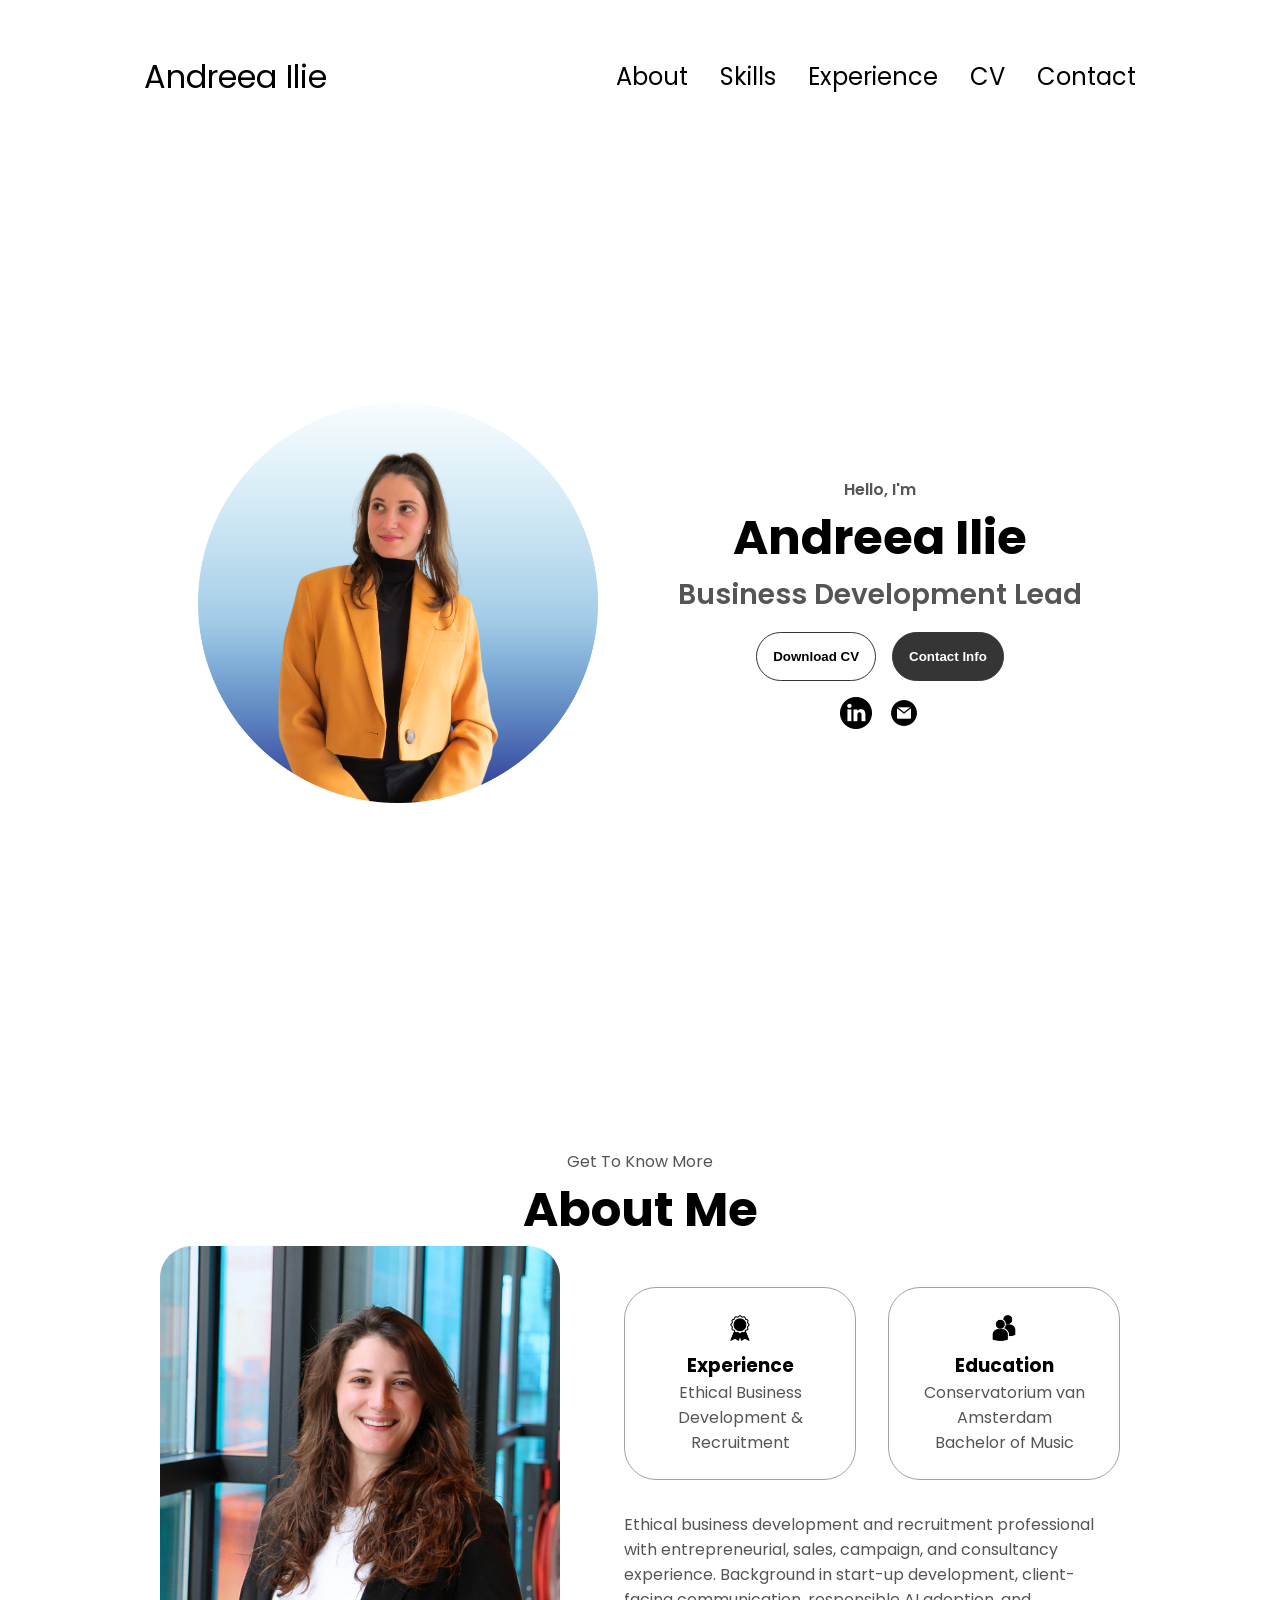
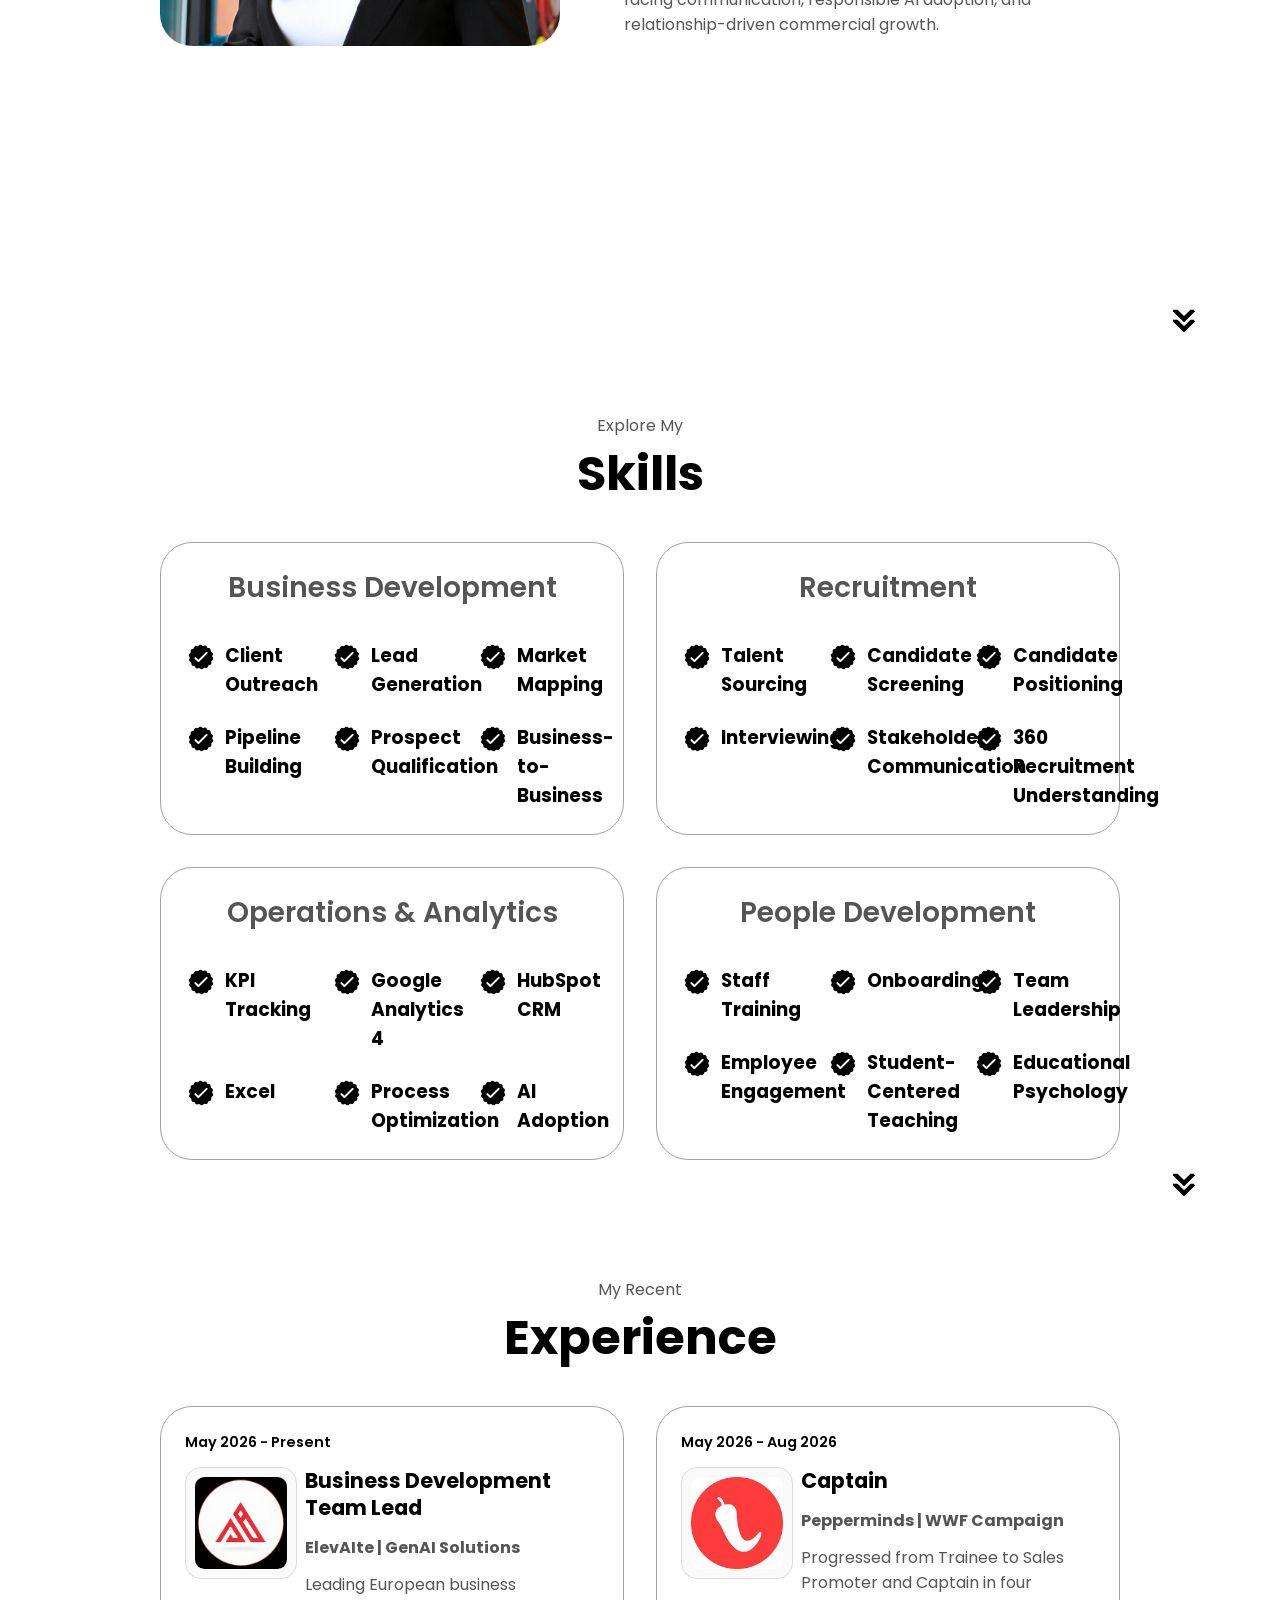
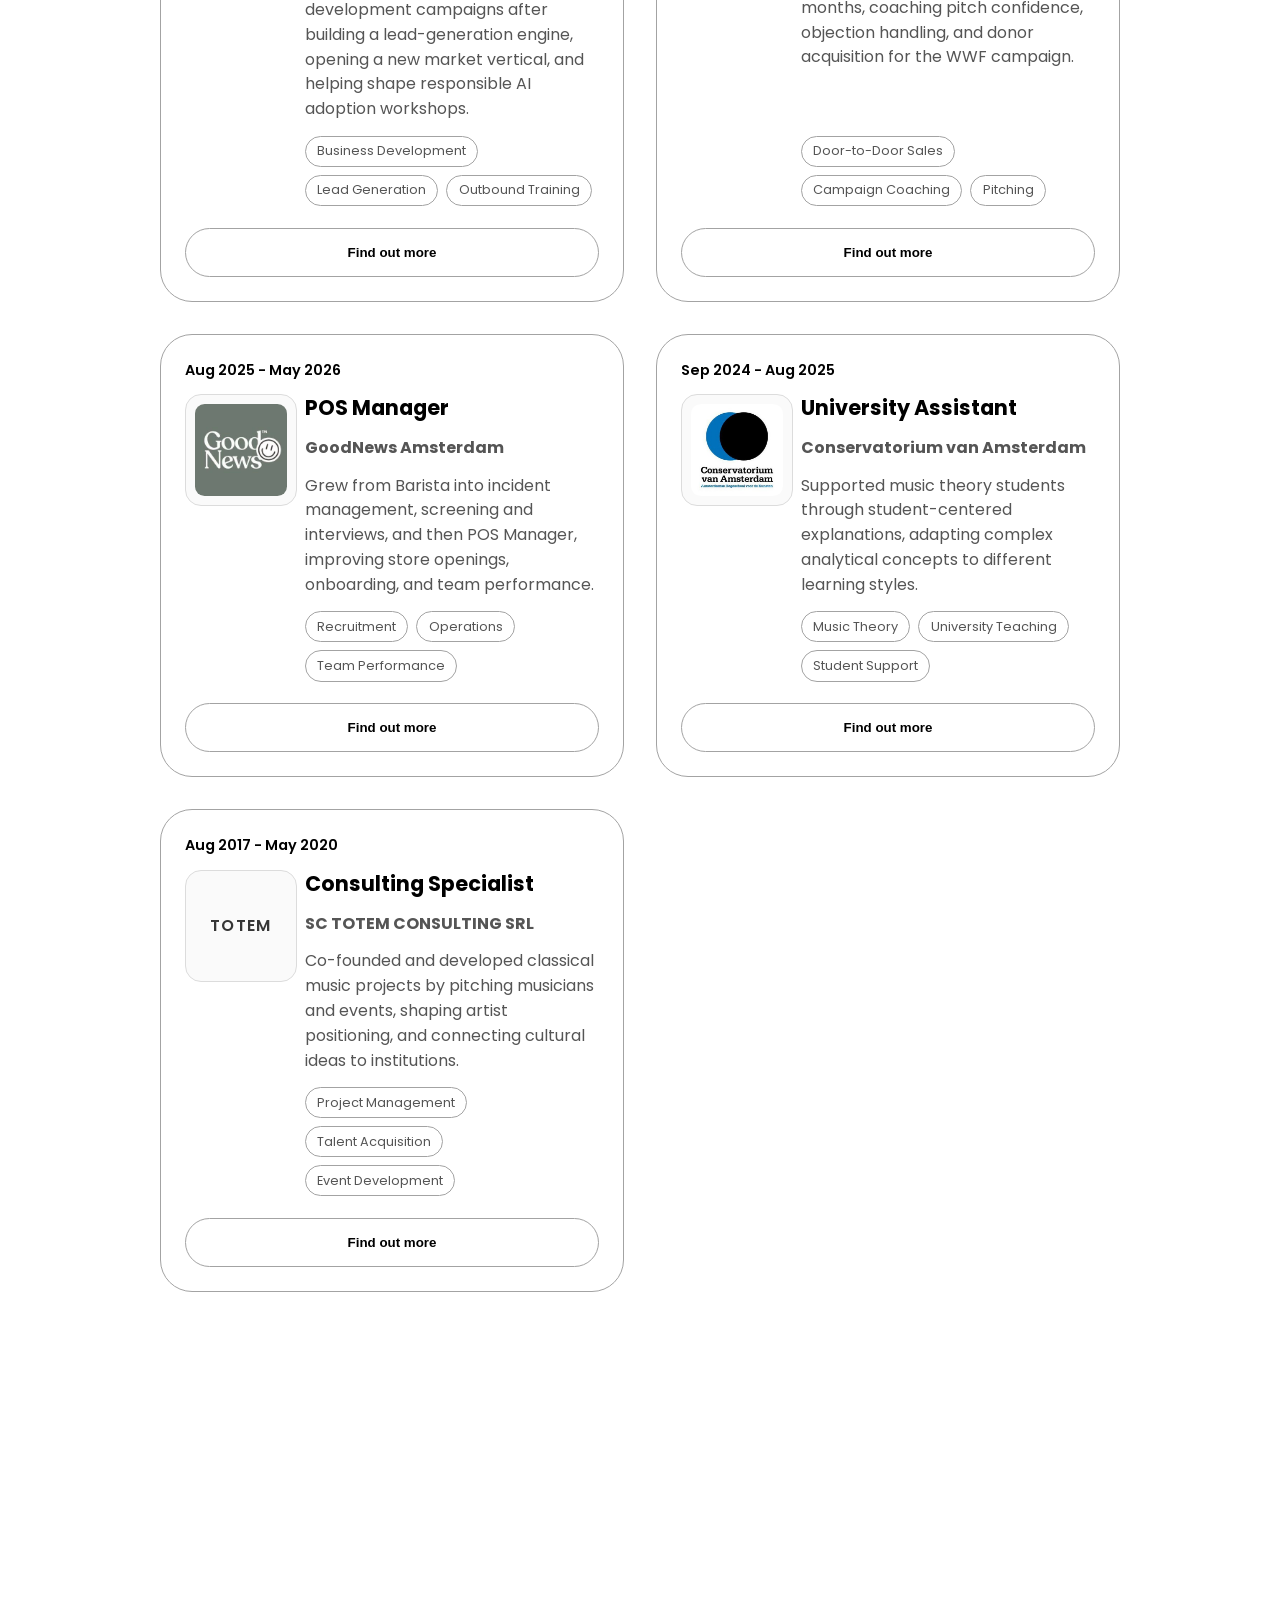
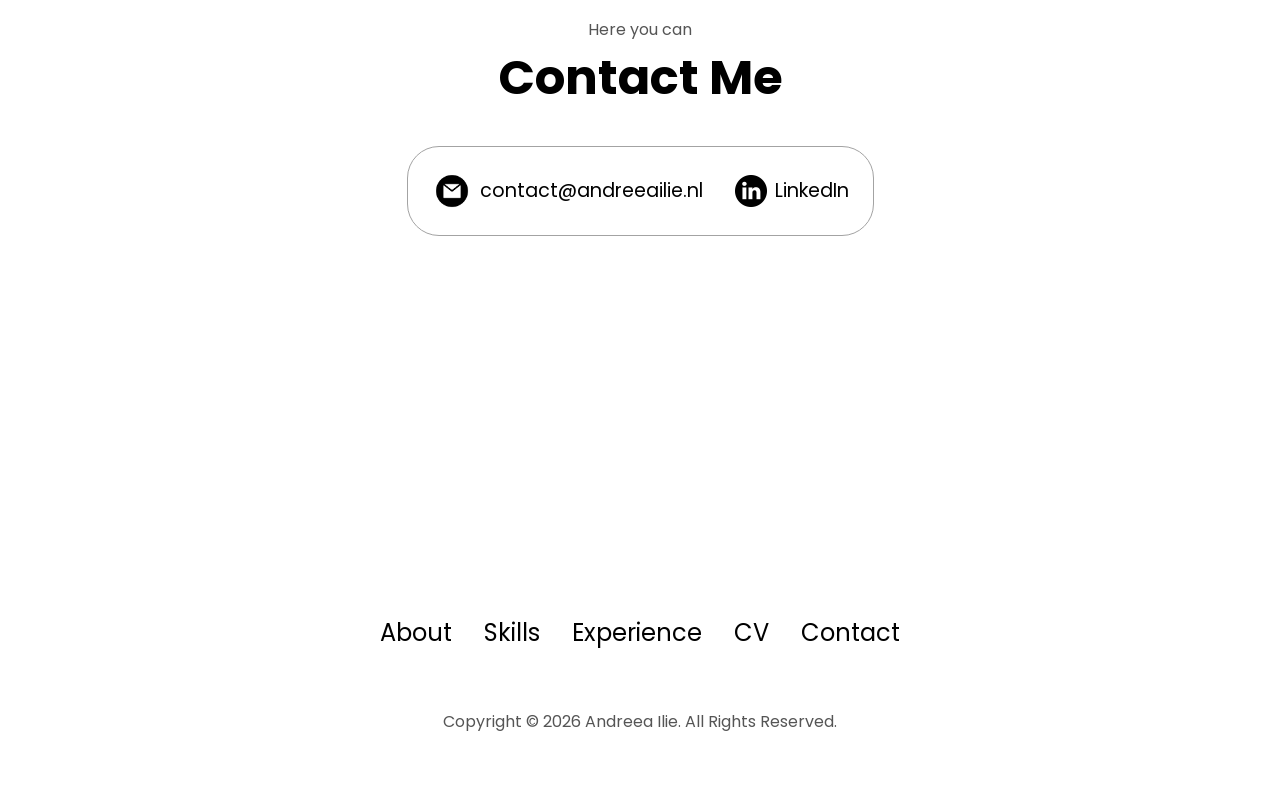
<file: index.html>
<!doctype html>
<html lang="en">
  <head>
    <meta charset="UTF-8" />
    <meta http-equiv="X-UA-Compatible" content="IE=edge" />
    <meta name="viewport" content="width=device-width, initial-scale=1.0" />
    <title>Andreea Ilie | Portfolio</title>
    <link rel="stylesheet" href="style.css?v=20260828-logo-fit" />
    <link rel="stylesheet" href="mediaqueries.css?v=20260828-logo-fit" />
  </head>
  <body>
    <nav id="desktop-nav">
      <div class="logo">Andreea Ilie</div>
      <div>
        <ul class="nav-links">
          <li><a href="#about">About</a></li>
          <li><a href="#skills">Skills</a></li>
          <li><a href="#experience">Experience</a></li>
          <li><a href="./assets/andreea-ilie-resume.pdf">CV</a></li>
          <li><a href="#contact">Contact</a></li>
        </ul>
      </div>
    </nav>
    <nav id="hamburger-nav">
      <div class="logo">Andreea  Ilie</div>
      <div class="hamburger-menu">
        <div class="hamburger-icon" onclick="toggleMenu()">
          <span></span>
          <span></span>
          <span></span>
        </div>
        <div class="menu-links">
          <li><a href="#about" onclick="toggleMenu()">About</a></li>
          <li><a href="#skills" onclick="toggleMenu()">Skills</a></li>
          <li><a href="#experience" onclick="toggleMenu()">Experience</a></li>
          <li>
            <a href="./assets/andreea-ilie-resume.pdf" onclick="toggleMenu()"
              >CV</a
            >
          </li>
          <li><a href="#contact" onclick="toggleMenu()">Contact</a></li>
        </div>
      </div>
    </nav>
    <section id="profile">
      <div class="section__pic-container">
        <img
          src="./assets/profile-pic.png"
          alt="Andreea Ilie profile picture"
        />
      </div>
      <div class="section__text">
        <p class="section__text__p1">Hello, I'm</p>
        <h1 class="title">Andreea Ilie</h1>
        <p class="section__text__p2">
          Business Development Lead
        </p>
        <div class="btn-container">
          <button
            class="btn btn-color-2"
            onclick="window.open('./assets/andreea-ilie-resume.pdf')"
          >
            Download CV
          </button>
          <button
            class="btn btn-color-1"
            onclick="location.href = './#contact'"
          >
            Contact Info
          </button>
        </div>
        <div id="socials-container">
          <img
            src="./assets/linkedin.png"
            alt="My LinkedIn profile"
            class="icon"
            onclick="location.href = 'https://www.linkedin.com/in/andreea-ilie-nl/'"
          />
          <img
            src="./assets/email.png"
            alt="Email me"
            class="icon"
            onclick="location.href = 'mailto:contact@andreeailie.nl'"
          />
        </div>
      </div>
    </section>
    <section id="about">
      <p class="section__text__p1">Get To Know More</p>
      <h1 class="title">About Me</h1>
      <div class="section-container">
        <div class="section__pic-container">
          <img
            src="./assets/about-pic.png"
            alt="Profile picture"
            class="about-pic"
          />
        </div>
        <div class="about-details-container">
          <div class="about-containers">
            <div class="details-container">
              <img
                src="./assets/experience.png"
                alt="Experience icon"
                class="icon"
              />
              <h3>Experience</h3>
              <p>Ethical Business Development & Recruitment</p>
            </div>
            <div class="details-container">
              <img
                src="./assets/education.png"
                alt="Education icon"
                class="icon"
              />
              <h3>Education</h3>
              <p>Conservatorium van Amsterdam<br />Bachelor of Music</p>
            </div>
          </div>
          <div class="text-container">
            <p>
              Ethical business development and recruitment professional with
              entrepreneurial, sales, campaign, and consultancy experience.
              Background in start-up development, client-facing communication,
              responsible AI adoption, and relationship-driven commercial
              growth.
            </p>
          </div>
        </div>
      </div>
      <img
        src="./assets/arrow.png"
        alt="Arrow icon"
        class="icon arrow"
        onclick="location.href = './#skills'"
      />
    </section>
    <section id="skills">
      <p class="section__text__p1">Explore My</p>
      <h1 class="title">Skills</h1>
      <div class="experience-details-container">
        <div class="skill-grid">
          <div class="details-container">
            <h2 class="experience-sub-title">Business Development</h2>
            <div class="article-container">
              <article>
                <img src="./assets/checkmark.png" alt="" class="icon" />
                <h3>Client Outreach</h3>
              </article>
              <article>
                <img src="./assets/checkmark.png" alt="" class="icon" />
                <h3>Lead Generation</h3>
              </article>
              <article>
                <img src="./assets/checkmark.png" alt="" class="icon" />
                <h3>Market Mapping</h3>
              </article>
              <article>
                <img src="./assets/checkmark.png" alt="" class="icon" />
                <h3>Pipeline Building</h3>
              </article>
              <article>
                <img src="./assets/checkmark.png" alt="" class="icon" />
                <h3>Prospect Qualification</h3>
              </article>
              <article>
                <img src="./assets/checkmark.png" alt="" class="icon" />
                <h3>Business-to-Business</h3>
              </article>
            </div>
          </div>
          <div class="details-container">
            <h2 class="experience-sub-title">Recruitment</h2>
            <div class="article-container">
              <article>
                <img src="./assets/checkmark.png" alt="" class="icon" />
                <h3>Talent Sourcing</h3>
              </article>
              <article>
                <img src="./assets/checkmark.png" alt="" class="icon" />
                <h3>Candidate Screening</h3>
              </article>
              <article>
                <img src="./assets/checkmark.png" alt="" class="icon" />
                <h3>Candidate Positioning</h3>
              </article>
              <article>
                <img src="./assets/checkmark.png" alt="" class="icon" />
                <h3>Interviewing</h3>
              </article>
              <article>
                <img src="./assets/checkmark.png" alt="" class="icon" />
                <h3>Stakeholder Communication</h3>
              </article>
              <article>
                <img src="./assets/checkmark.png" alt="" class="icon" />
                <h3>360 Recruitment Understanding</h3>
              </article>
            </div>
          </div>
          <div class="details-container">
            <h2 class="experience-sub-title">Operations & Analytics</h2>
            <div class="article-container">
              <article>
                <img src="./assets/checkmark.png" alt="" class="icon" />
                <h3>KPI Tracking</h3>
              </article>
              <article>
                <img src="./assets/checkmark.png" alt="" class="icon" />
                <h3>Google Analytics 4</h3>
              </article>
              <article>
                <img src="./assets/checkmark.png" alt="" class="icon" />
                <h3>HubSpot CRM</h3>
              </article>
              <article>
                <img src="./assets/checkmark.png" alt="" class="icon" />
                <h3>Excel</h3>
              </article>
              <article>
                <img src="./assets/checkmark.png" alt="" class="icon" />
                <h3>Process Optimization</h3>
              </article>
              <article>
                <img src="./assets/checkmark.png" alt="" class="icon" />
                <h3>AI Adoption</h3>
              </article>
            </div>
          </div>
          <div class="details-container">
            <h2 class="experience-sub-title">People Development</h2>
            <div class="article-container">
              <article>
                <img src="./assets/checkmark.png" alt="" class="icon" />
                <h3>Staff Training</h3>
              </article>
              <article>
                <img src="./assets/checkmark.png" alt="" class="icon" />
                <h3>Onboarding</h3>
              </article>
              <article>
                <img src="./assets/checkmark.png" alt="" class="icon" />
                <h3>Team Leadership</h3>
              </article>
              <article>
                <img src="./assets/checkmark.png" alt="" class="icon" />
                <h3>Employee Engagement</h3>
              </article>
              <article>
                <img src="./assets/checkmark.png" alt="" class="icon" />
                <h3>Student-Centered Teaching</h3>
              </article>
              <article>
                <img src="./assets/checkmark.png" alt="" class="icon" />
                <h3>Educational Psychology</h3>
              </article>
            </div>
          </div>
        </div>
      </div>
      <img
        src="./assets/arrow.png"
        alt="Arrow icon"
        class="icon arrow"
        onclick="location.href='./#experience'"
      />
    </section>
    <section id="experience">
      <p class="section__text__p1">My Recent</p>
      <h1 class="title">Experience</h1>
      <div class="experience-details-container">
        <div class="experience-grid">
          <article class="details-container role-card">
            <p class="role-date">May 2026 - Present</p>
            <div class="role-logo-wrap">
              <img
                src="./assets/experience/elevaite-logo.jpg"
                alt="ElevAIte logo"
                class="role-logo"
              />
            </div>
            <h2>Business Development Team Lead</h2>
            <h3>ElevAIte | GenAI Solutions</h3>
            <p>
              Leading European business development campaigns after building a
              lead-generation engine, opening a new market vertical, and
              helping shape responsible AI adoption workshops.
            </p>
            <div class="tag-list">
              <span>Business Development</span>
              <span>Lead Generation</span>
              <span>Outbound Training</span>
            </div>
            <button
              class="btn btn-color-2 project-btn"
              onclick="location.href='experience-elevaite.html'"
            >
              Find out more
            </button>
          </article>
          <article class="details-container role-card">
            <p class="role-date">May 2026 - Aug 2026</p>
            <div class="role-logo-wrap">
              <img
                src="./assets/experience/pepperminds-logo.jpg"
                alt="Pepperminds logo"
                class="role-logo"
              />
            </div>
            <h2>Captain</h2>
            <h3>Pepperminds | WWF Campaign</h3>
            <p>
              Progressed from Trainee to Sales Promoter and Captain in four
              months, coaching pitch confidence, objection handling, and donor
              acquisition for the WWF campaign.
            </p>
            <div class="tag-list">
              <span>Door-to-Door Sales</span>
              <span>Campaign Coaching</span>
              <span>Pitching</span>
            </div>
            <button
              class="btn btn-color-2 project-btn"
              onclick="location.href='experience-pepperminds.html'"
            >
              Find out more
            </button>
          </article>
          <article class="details-container role-card">
            <p class="role-date">Aug 2025 - May 2026</p>
            <div class="role-logo-wrap">
              <img
                src="./assets/experience/goodnews-logo.jpg"
                alt="GoodNews Amsterdam logo"
                class="role-logo"
              />
            </div>
            <h2>POS Manager</h2>
            <h3>GoodNews Amsterdam</h3>
            <p>
              Grew from Barista into incident management, screening and
              interviews, and then POS Manager, improving store openings,
              onboarding, and team performance.
            </p>
            <div class="tag-list">
              <span>Recruitment</span>
              <span>Operations</span>
              <span>Team Performance</span>
            </div>
            <button
              class="btn btn-color-2 project-btn"
              onclick="location.href='experience-goodnews.html'"
            >
              Find out more
            </button>
          </article>
          <article class="details-container role-card">
            <p class="role-date">Sep 2024 - Aug 2025</p>
            <div class="role-logo-wrap">
              <img
                src="./assets/experience/conservatorium-logo.jpg"
                alt="Conservatorium van Amsterdam logo"
                class="role-logo"
              />
            </div>
            <h2>University Assistant</h2>
            <h3>Conservatorium van Amsterdam</h3>
            <p>
              Supported music theory students through student-centered
              explanations, adapting complex analytical concepts to different
              learning styles.
            </p>
            <div class="tag-list">
              <span>Music Theory</span>
              <span>University Teaching</span>
              <span>Student Support</span>
            </div>
            <button
              class="btn btn-color-2 project-btn"
              onclick="location.href='experience-conservatorium.html'"
            >
              Find out more
            </button>
          </article>
          <article class="details-container role-card">
            <p class="role-date">Aug 2017 - May 2020</p>
            <div class="role-logo-wrap role-logo-text" aria-label="Totem Consulting logo">
              TOTEM
            </div>
            <h2>Consulting Specialist</h2>
            <h3>SC TOTEM CONSULTING SRL</h3>
            <p>
              Co-founded and developed classical music projects by pitching
              musicians and events, shaping artist positioning, and connecting
              cultural ideas to institutions.
            </p>
            <div class="tag-list">
              <span>Project Management</span>
              <span>Talent Acquisition</span>
              <span>Event Development</span>
            </div>
            <button
              class="btn btn-color-2 project-btn"
              onclick="location.href='experience-totem.html'"
            >
              Find out more
            </button>
          </article>
        </div>
      </div>
    </section>
    <section id="contact">
      <p class="section__text__p1">Here you can</p>
      <h1 class="title">Contact Me</h1>
      <div class="contact-info-upper-container">
        <div class="contact-info-container">
          <img
            src="./assets/email.png"
            alt="Email icon"
            class="icon contact-icon email-icon"
          />
          <p><a href="mailto:contact@andreeailie.nl">contact@andreeailie.nl</a></p>
        </div>
        <div class="contact-info-container">
          <img
            src="./assets/linkedin.png"
            alt="LinkedIn icon"
            class="icon contact-icon"
          />
          <p><a href="https://www.linkedin.com/in/andreea-ilie-nl/">LinkedIn</a></p>
        </div>
      </div>
    </section>
    <footer>
      <nav>
        <div class="nav-links-container">
          <ul class="nav-links">
            <li><a href="#about">About</a></li>
            <li><a href="#skills">Skills</a></li>
            <li><a href="#experience">Experience</a></li>
            <li><a href="./assets/andreea-ilie-resume.pdf">CV</a></li>
            <li><a href="#contact">Contact</a></li>
          </ul>
        </div>
      </nav>
      <p>Copyright &#169; 2026 Andreea Ilie. All Rights Reserved.</p>
    </footer>
    <script src="script.js"></script>
  </body>
</html>
</file>
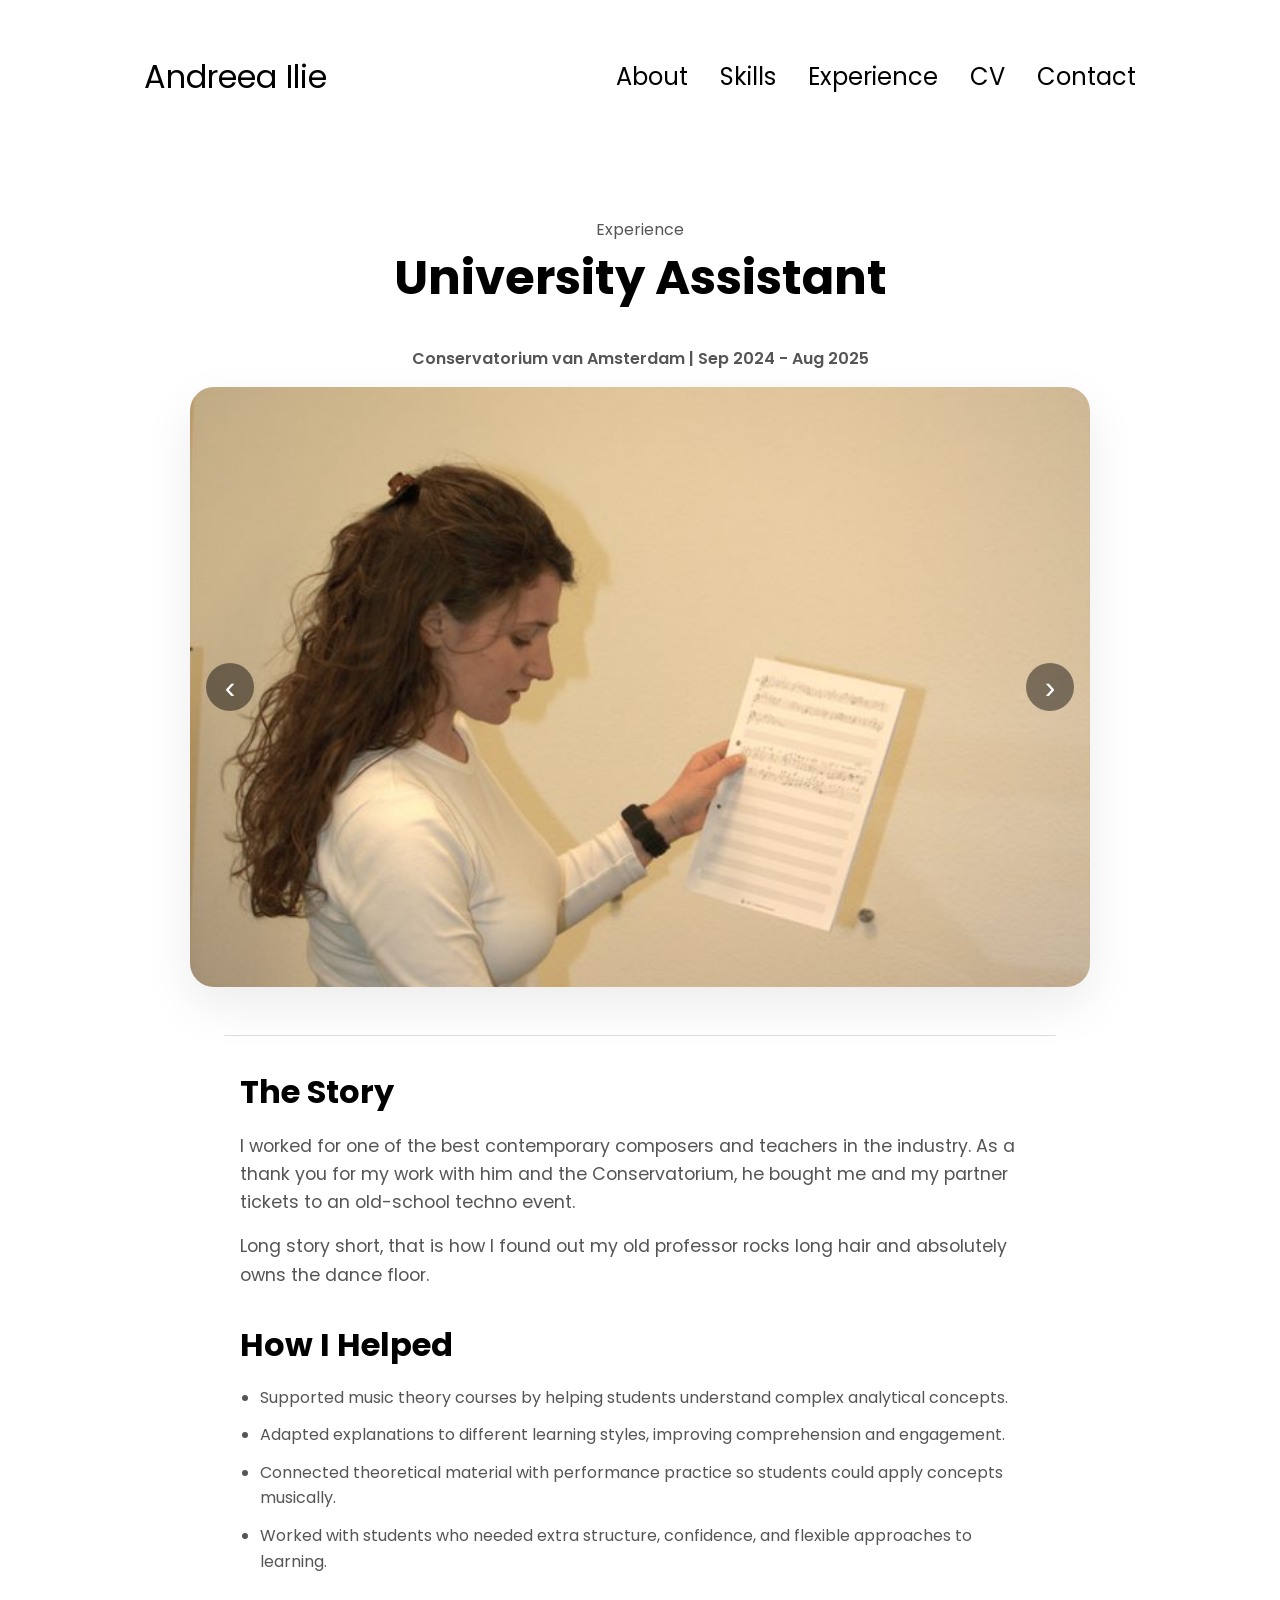
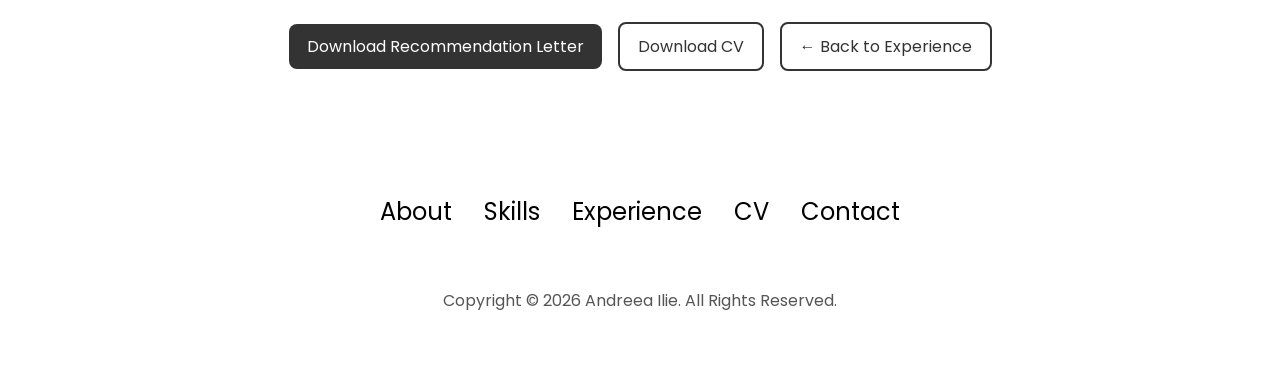
<file: experience-conservatorium.html>
<!doctype html>
<html lang="en">
  <head>
    <meta charset="UTF-8" />
    <meta http-equiv="X-UA-Compatible" content="IE=edge" />
    <meta name="viewport" content="width=device-width, initial-scale=1.0" />
    <title>Conservatorium van Amsterdam Experience | Andreea Ilie</title>
    <link rel="stylesheet" href="style.css" />
    <link rel="stylesheet" href="mediaqueries.css" />
    <script src="script.js" defer></script>
  </head>
  <body>
    <nav id="desktop-nav">
      <div class="logo">Andreea Ilie</div>
      <div>
        <ul class="nav-links">
          <li><a href="index.html#about">About</a></li>
          <li><a href="index.html#skills">Skills</a></li>
          <li><a href="index.html#experience">Experience</a></li>
          <li><a href="assets/andreea-ilie-resume.pdf">CV</a></li>
          <li><a href="index.html#contact">Contact</a></li>
        </ul>
      </div>
    </nav>
    <nav id="hamburger-nav">
      <div class="logo">Andreea Ilie</div>
      <div class="hamburger-menu">
        <div class="hamburger-icon" onclick="toggleMenu()">
          <span></span>
          <span></span>
          <span></span>
        </div>
        <div class="menu-links">
          <li><a href="index.html#about" onclick="toggleMenu()">About</a></li>
          <li><a href="index.html#skills" onclick="toggleMenu()">Skills</a></li>
          <li><a href="index.html#experience" onclick="toggleMenu()">Experience</a></li>
          <li><a href="assets/andreea-ilie-resume.pdf" onclick="toggleMenu()">CV</a></li>
          <li><a href="index.html#contact" onclick="toggleMenu()">Contact</a></li>
        </div>
      </div>
    </nav>
    <section class="project-page">
      <p class="section__text__p1">Experience</p>
      <h1 class="title">University Assistant</h1>
      <p class="role-meta">Conservatorium van Amsterdam | Sep 2024 - Aug 2025</p>
      <div class="carousel" data-autoplay="true" data-interval="4500">
        <div class="carousel-track">
          <img class="carousel-slide" src="assets/experience/conservatorium-1.jpg" alt="Conservatorium van Amsterdam teaching photo" />
          <img class="carousel-slide" src="assets/experience/conservatorium-2.jpg" alt="Music theory classroom photo" />
          <img class="carousel-slide" src="assets/experience/conservatorium-3.jpg" alt="Conservatorium workshop photo" />
          <img class="carousel-slide" src="assets/experience/conservatorium-4.jpg" alt="Student support teaching photo" />
        </div>
        <button class="carousel-btn prev" type="button" aria-label="Previous photo">&#8249;</button>
        <button class="carousel-btn next" type="button" aria-label="Next photo">&#8250;</button>
      </div>
      <div class="experience-description">
        <h2>The Story</h2>
        <p>
          I worked for one of the best contemporary composers and teachers in
          the industry. As a thank you for my work with him and the
          Conservatorium, he bought me and my partner tickets to an old-school
          techno event.
        </p>
        <p>
          Long story short, that is how I found out my old professor rocks long
          hair and absolutely owns the dance floor.
        </p>
        <h2>How I Helped</h2>
        <ul>
          <li>Supported music theory courses by helping students understand complex analytical concepts.</li>
          <li>Adapted explanations to different learning styles, improving comprehension and engagement.</li>
          <li>Connected theoretical material with performance practice so students could apply concepts musically.</li>
          <li>Worked with students who needed extra structure, confidence, and flexible approaches to learning.</li>
        </ul>
      </div>
      <div class="button-row">
        <a href="assets/recommendations/conservatorium-recommendation-letter.pdf" class="download-btn" download>Download Recommendation Letter</a>
        <a href="assets/andreea-ilie-resume.pdf" class="download-btn secondary-download" download>Download CV</a>
        <a href="index.html#experience" class="back-btn">&larr; Back to Experience</a>
      </div>
    </section>
    <footer>
      <nav>
        <div class="nav-links-container">
          <ul class="nav-links">
            <li><a href="index.html#about">About</a></li>
            <li><a href="index.html#skills">Skills</a></li>
            <li><a href="index.html#experience">Experience</a></li>
            <li><a href="assets/andreea-ilie-resume.pdf">CV</a></li>
            <li><a href="index.html#contact">Contact</a></li>
          </ul>
        </div>
      </nav>
      <p>Copyright &#169; 2026 Andreea Ilie. All Rights Reserved.</p>
    </footer>
  </body>
</html>
</file>
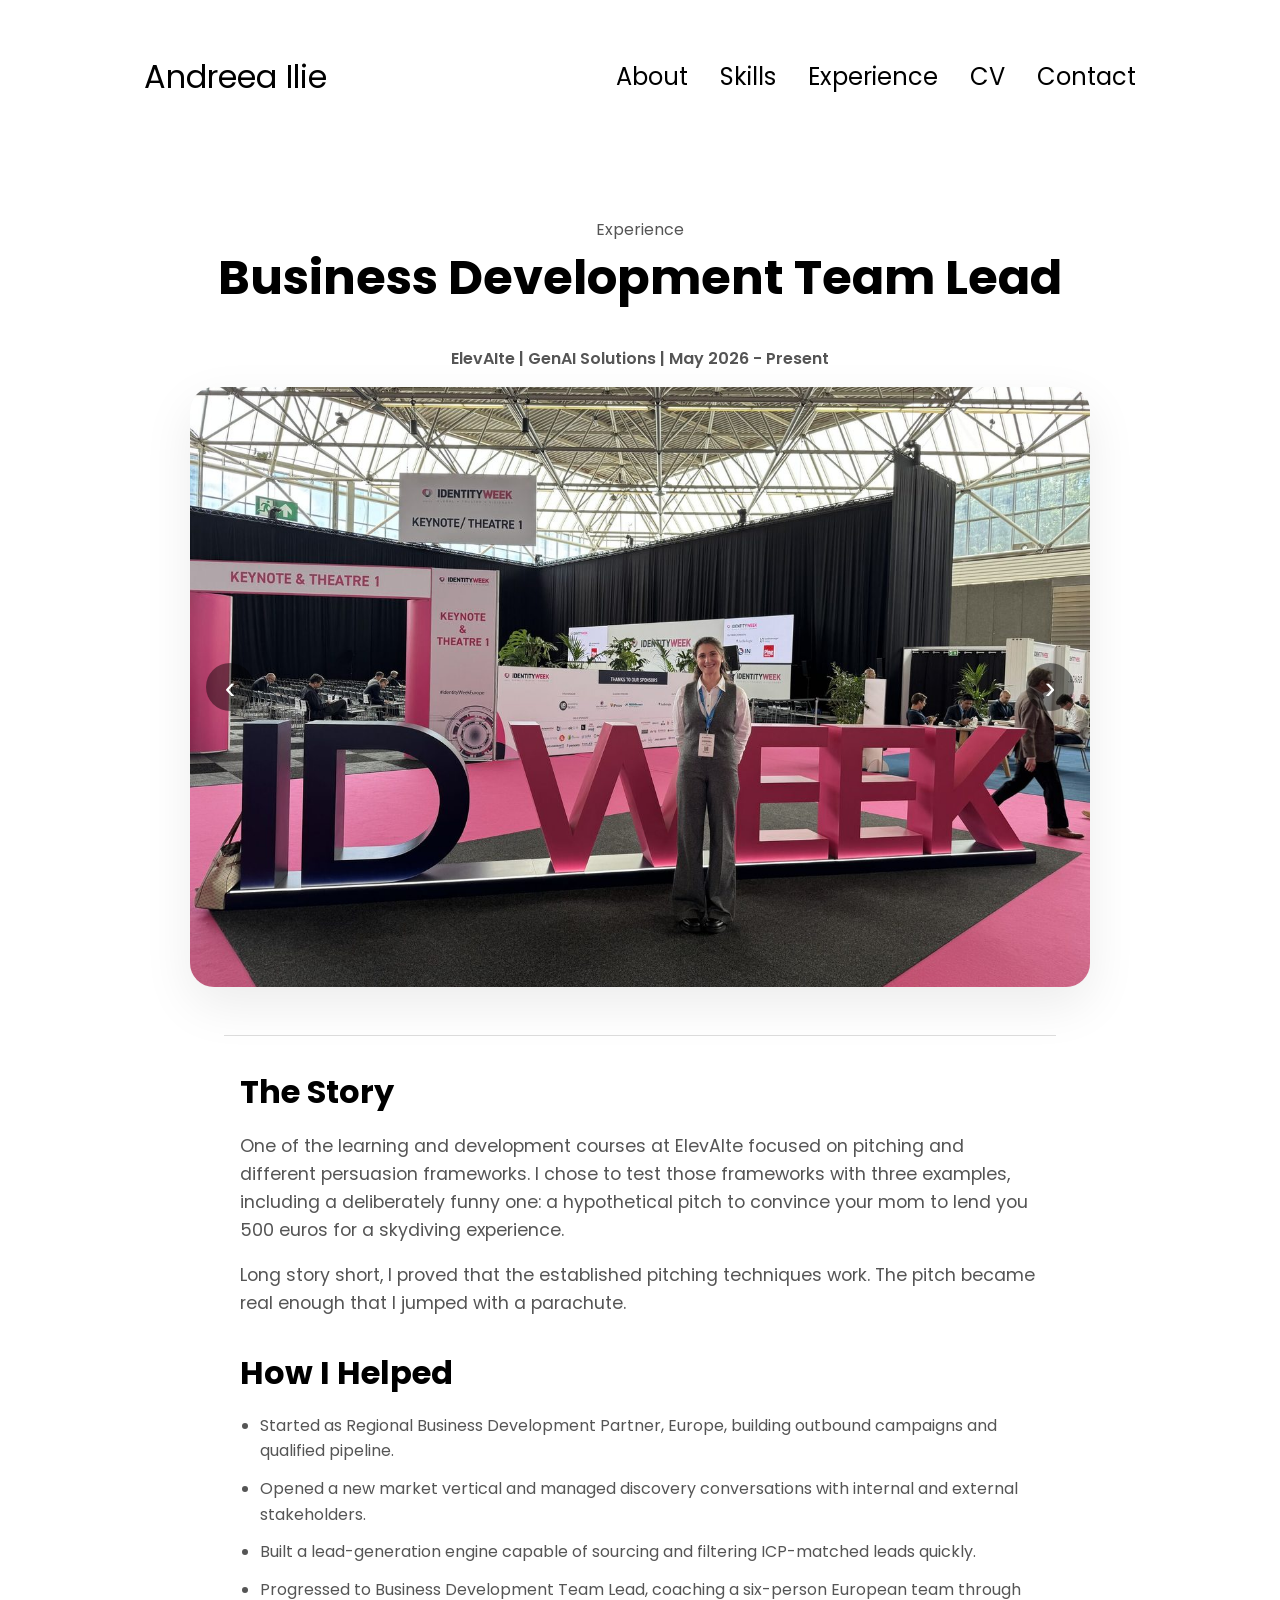
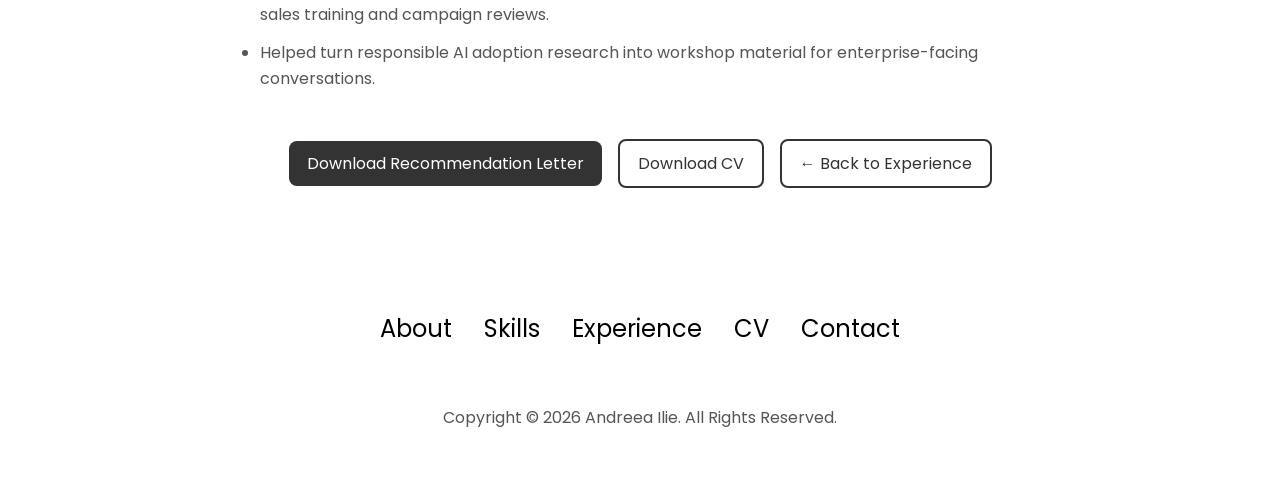
<file: experience-elevaite.html>
<!doctype html>
<html lang="en">
  <head>
    <meta charset="UTF-8" />
    <meta http-equiv="X-UA-Compatible" content="IE=edge" />
    <meta name="viewport" content="width=device-width, initial-scale=1.0" />
    <title>ElevAIte Experience | Andreea Ilie</title>
    <link rel="stylesheet" href="style.css" />
    <link rel="stylesheet" href="mediaqueries.css" />
    <script src="script.js" defer></script>
  </head>
  <body>
    <nav id="desktop-nav">
      <div class="logo">Andreea Ilie</div>
      <div>
        <ul class="nav-links">
          <li><a href="index.html#about">About</a></li>
          <li><a href="index.html#skills">Skills</a></li>
          <li><a href="index.html#experience">Experience</a></li>
          <li><a href="assets/andreea-ilie-resume.pdf">CV</a></li>
          <li><a href="index.html#contact">Contact</a></li>
        </ul>
      </div>
    </nav>
    <nav id="hamburger-nav">
      <div class="logo">Andreea Ilie</div>
      <div class="hamburger-menu">
        <div class="hamburger-icon" onclick="toggleMenu()">
          <span></span>
          <span></span>
          <span></span>
        </div>
        <div class="menu-links">
          <li><a href="index.html#about" onclick="toggleMenu()">About</a></li>
          <li><a href="index.html#skills" onclick="toggleMenu()">Skills</a></li>
          <li><a href="index.html#experience" onclick="toggleMenu()">Experience</a></li>
          <li><a href="assets/andreea-ilie-resume.pdf" onclick="toggleMenu()">CV</a></li>
          <li><a href="index.html#contact" onclick="toggleMenu()">Contact</a></li>
        </div>
      </div>
    </nav>
    <section class="project-page">
      <p class="section__text__p1">Experience</p>
      <h1 class="title">Business Development Team Lead</h1>
      <p class="role-meta">ElevAIte | GenAI Solutions | May 2026 - Present</p>
      <div class="carousel" data-autoplay="true" data-interval="4500">
        <div class="carousel-track">
          <img class="carousel-slide" src="assets/experience/elevaite-1.jpg" alt="ElevAIte learning session" />
          <img class="carousel-slide" src="assets/experience/elevaite-2.jpg" alt="ElevAIte business development photo" />
          <img class="carousel-slide" src="assets/experience/elevaite-3.jpg" alt="ElevAIte workshop material" />
        </div>
        <button class="carousel-btn prev" type="button" aria-label="Previous photo">&#8249;</button>
        <button class="carousel-btn next" type="button" aria-label="Next photo">&#8250;</button>
      </div>
      <div class="experience-description">
        <h2>The Story</h2>
        <p>
          One of the learning and development courses at ElevAIte focused on
          pitching and different persuasion frameworks. I chose to test those
          frameworks with three examples, including a deliberately funny one: a
          hypothetical pitch to convince your mom to lend you 500 euros for a
          skydiving experience.
        </p>
        <p>
          Long story short, I proved that the established pitching techniques
          work. The pitch became real enough that I jumped with a parachute.
        </p>
        <h2>How I Helped</h2>
        <ul>
          <li>Started as Regional Business Development Partner, Europe, building outbound campaigns and qualified pipeline.</li>
          <li>Opened a new market vertical and managed discovery conversations with internal and external stakeholders.</li>
          <li>Built a lead-generation engine capable of sourcing and filtering ICP-matched leads quickly.</li>
          <li>Progressed to Business Development Team Lead, coaching a six-person European team through sales training and campaign reviews.</li>
          <li>Helped turn responsible AI adoption research into workshop material for enterprise-facing conversations.</li>
        </ul>
      </div>
      <div class="button-row">
        <a href="assets/recommendations/elevaite-recommendation-letter.pdf" class="download-btn" download>Download Recommendation Letter</a>
        <a href="assets/andreea-ilie-resume.pdf" class="download-btn secondary-download" download>Download CV</a>
        <a href="index.html#experience" class="back-btn">&larr; Back to Experience</a>
      </div>
    </section>
    <footer>
      <nav>
        <div class="nav-links-container">
          <ul class="nav-links">
            <li><a href="index.html#about">About</a></li>
            <li><a href="index.html#skills">Skills</a></li>
            <li><a href="index.html#experience">Experience</a></li>
            <li><a href="assets/andreea-ilie-resume.pdf">CV</a></li>
            <li><a href="index.html#contact">Contact</a></li>
          </ul>
        </div>
      </nav>
      <p>Copyright &#169; 2026 Andreea Ilie. All Rights Reserved.</p>
    </footer>
  </body>
</html>
</file>
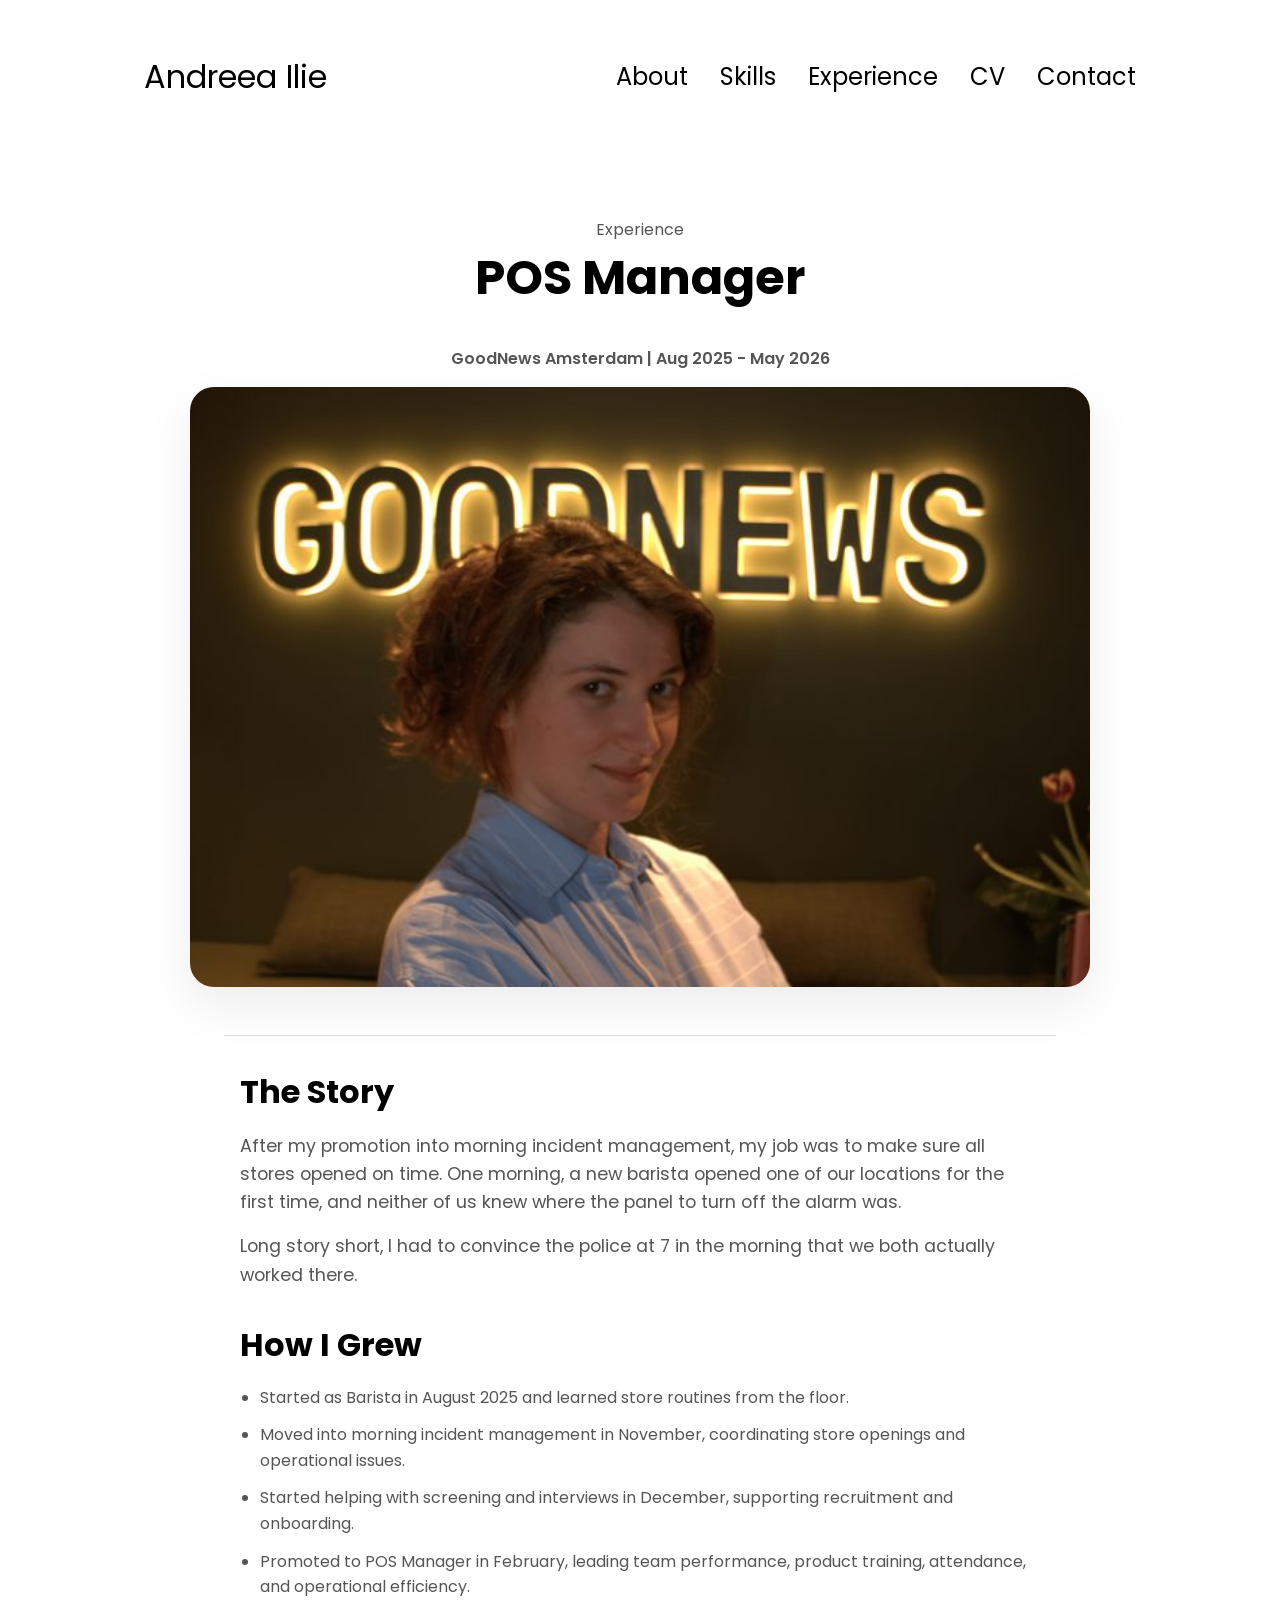
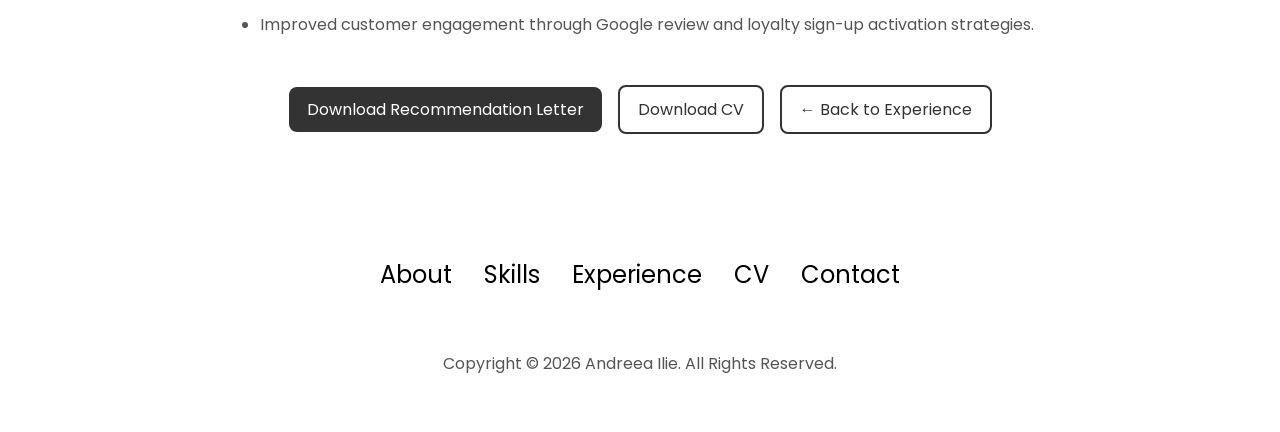
<file: experience-goodnews.html>
<!doctype html>
<html lang="en">
  <head>
    <meta charset="UTF-8" />
    <meta http-equiv="X-UA-Compatible" content="IE=edge" />
    <meta name="viewport" content="width=device-width, initial-scale=1.0" />
    <title>GoodNews Amsterdam Experience | Andreea Ilie</title>
    <link rel="stylesheet" href="style.css" />
    <link rel="stylesheet" href="mediaqueries.css" />
    <script src="script.js" defer></script>
  </head>
  <body>
    <nav id="desktop-nav">
      <div class="logo">Andreea Ilie</div>
      <div>
        <ul class="nav-links">
          <li><a href="index.html#about">About</a></li>
          <li><a href="index.html#skills">Skills</a></li>
          <li><a href="index.html#experience">Experience</a></li>
          <li><a href="assets/andreea-ilie-resume.pdf">CV</a></li>
          <li><a href="index.html#contact">Contact</a></li>
        </ul>
      </div>
    </nav>
    <nav id="hamburger-nav">
      <div class="logo">Andreea Ilie</div>
      <div class="hamburger-menu">
        <div class="hamburger-icon" onclick="toggleMenu()">
          <span></span>
          <span></span>
          <span></span>
        </div>
        <div class="menu-links">
          <li><a href="index.html#about" onclick="toggleMenu()">About</a></li>
          <li><a href="index.html#skills" onclick="toggleMenu()">Skills</a></li>
          <li><a href="index.html#experience" onclick="toggleMenu()">Experience</a></li>
          <li><a href="assets/andreea-ilie-resume.pdf" onclick="toggleMenu()">CV</a></li>
          <li><a href="index.html#contact" onclick="toggleMenu()">Contact</a></li>
        </div>
      </div>
    </nav>
    <section class="project-page">
      <p class="section__text__p1">Experience</p>
      <h1 class="title">POS Manager</h1>
      <p class="role-meta">GoodNews Amsterdam | Aug 2025 - May 2026</p>
      <div class="carousel" data-autoplay="true" data-interval="4500">
        <div class="carousel-track">
          <img class="carousel-slide" src="assets/experience/goodnews-1.jpg" alt="GoodNews Amsterdam experience photo" />
        </div>
        <button class="carousel-btn prev" type="button" aria-label="Previous photo">&#8249;</button>
        <button class="carousel-btn next" type="button" aria-label="Next photo">&#8250;</button>
      </div>
      <div class="experience-description">
        <h2>The Story</h2>
        <p>
          After my promotion into morning incident management, my job was to
          make sure all stores opened on time. One morning, a new barista opened
          one of our locations for the first time, and neither of us knew where
          the panel to turn off the alarm was.
        </p>
        <p>
          Long story short, I had to convince the police at 7 in the morning
          that we both actually worked there.
        </p>
        <h2>How I Grew</h2>
        <ul>
          <li>Started as Barista in August 2025 and learned store routines from the floor.</li>
          <li>Moved into morning incident management in November, coordinating store openings and operational issues.</li>
          <li>Started helping with screening and interviews in December, supporting recruitment and onboarding.</li>
          <li>Promoted to POS Manager in February, leading team performance, product training, attendance, and operational efficiency.</li>
          <li>Improved customer engagement through Google review and loyalty sign-up activation strategies.</li>
        </ul>
      </div>
      <div class="button-row">
        <a href="assets/recommendations/goodnews-recommendation-letter.pdf" class="download-btn" download>Download Recommendation Letter</a>
        <a href="assets/andreea-ilie-resume.pdf" class="download-btn secondary-download" download>Download CV</a>
        <a href="index.html#experience" class="back-btn">&larr; Back to Experience</a>
      </div>
    </section>
    <footer>
      <nav>
        <div class="nav-links-container">
          <ul class="nav-links">
            <li><a href="index.html#about">About</a></li>
            <li><a href="index.html#skills">Skills</a></li>
            <li><a href="index.html#experience">Experience</a></li>
            <li><a href="assets/andreea-ilie-resume.pdf">CV</a></li>
            <li><a href="index.html#contact">Contact</a></li>
          </ul>
        </div>
      </nav>
      <p>Copyright &#169; 2026 Andreea Ilie. All Rights Reserved.</p>
    </footer>
  </body>
</html>
</file>
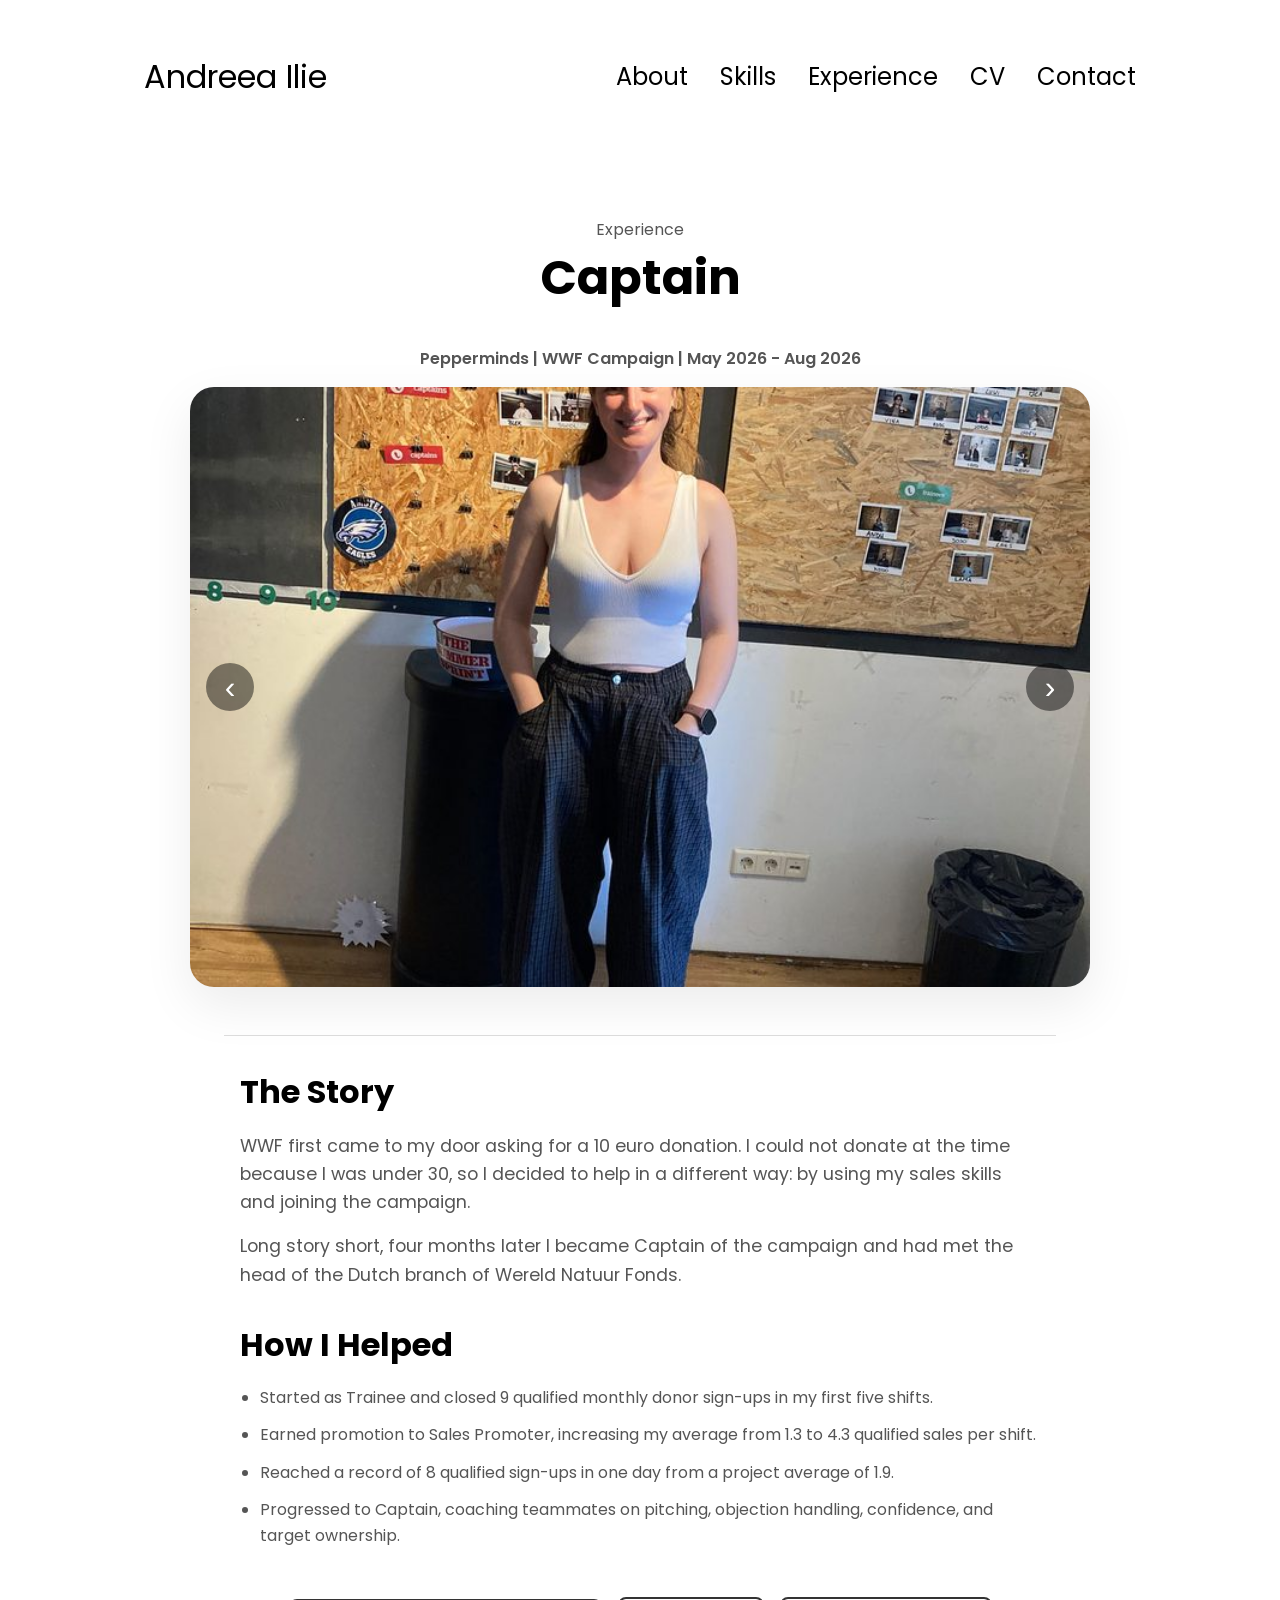
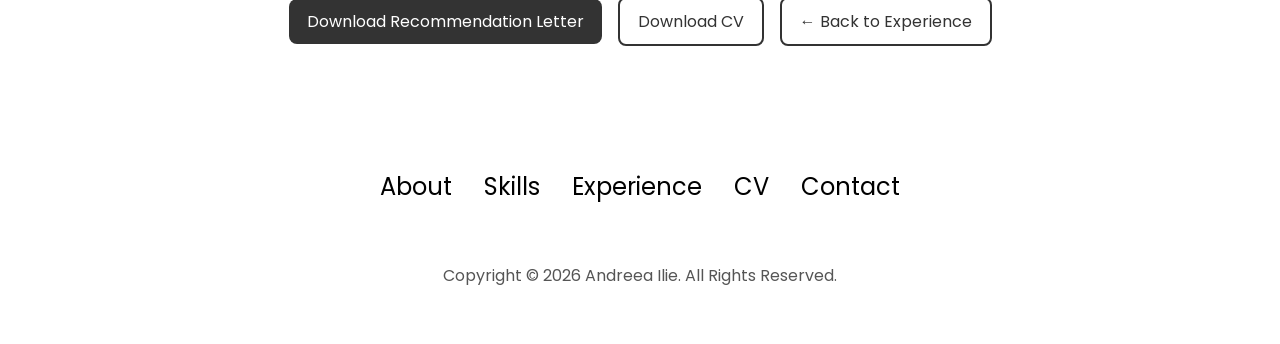
<file: experience-pepperminds.html>
<!doctype html>
<html lang="en">
  <head>
    <meta charset="UTF-8" />
    <meta http-equiv="X-UA-Compatible" content="IE=edge" />
    <meta name="viewport" content="width=device-width, initial-scale=1.0" />
    <title>Pepperminds WWF Experience | Andreea Ilie</title>
    <link rel="stylesheet" href="style.css" />
    <link rel="stylesheet" href="mediaqueries.css" />
    <script src="script.js" defer></script>
  </head>
  <body>
    <nav id="desktop-nav">
      <div class="logo">Andreea Ilie</div>
      <div>
        <ul class="nav-links">
          <li><a href="index.html#about">About</a></li>
          <li><a href="index.html#skills">Skills</a></li>
          <li><a href="index.html#experience">Experience</a></li>
          <li><a href="assets/andreea-ilie-resume.pdf">CV</a></li>
          <li><a href="index.html#contact">Contact</a></li>
        </ul>
      </div>
    </nav>
    <nav id="hamburger-nav">
      <div class="logo">Andreea Ilie</div>
      <div class="hamburger-menu">
        <div class="hamburger-icon" onclick="toggleMenu()">
          <span></span>
          <span></span>
          <span></span>
        </div>
        <div class="menu-links">
          <li><a href="index.html#about" onclick="toggleMenu()">About</a></li>
          <li><a href="index.html#skills" onclick="toggleMenu()">Skills</a></li>
          <li><a href="index.html#experience" onclick="toggleMenu()">Experience</a></li>
          <li><a href="assets/andreea-ilie-resume.pdf" onclick="toggleMenu()">CV</a></li>
          <li><a href="index.html#contact" onclick="toggleMenu()">Contact</a></li>
        </div>
      </div>
    </nav>
    <section class="project-page">
      <p class="section__text__p1">Experience</p>
      <h1 class="title">Captain</h1>
      <p class="role-meta">Pepperminds | WWF Campaign | May 2026 - Aug 2026</p>
      <div class="carousel" data-autoplay="true" data-interval="4500">
        <div class="carousel-track">
          <img class="carousel-slide" src="assets/experience/pepperminds-1.jpg" alt="Pepperminds WWF campaign photo" />
          <img class="carousel-slide" src="assets/experience/pepperminds-2.jpg" alt="Pepperminds campaign team photo" />
        </div>
        <button class="carousel-btn prev" type="button" aria-label="Previous photo">&#8249;</button>
        <button class="carousel-btn next" type="button" aria-label="Next photo">&#8250;</button>
      </div>
      <div class="experience-description">
        <h2>The Story</h2>
        <p>
          WWF first came to my door asking for a 10 euro donation. I could not
          donate at the time because I was under 30, so I decided to help in a
          different way: by using my sales skills and joining the campaign.
        </p>
        <p>
          Long story short, four months later I became Captain of the campaign
          and had met the head of the Dutch branch of Wereld Natuur Fonds.
        </p>
        <h2>How I Helped</h2>
        <ul>
          <li>Started as Trainee and closed 9 qualified monthly donor sign-ups in my first five shifts.</li>
          <li>Earned promotion to Sales Promoter, increasing my average from 1.3 to 4.3 qualified sales per shift.</li>
          <li>Reached a record of 8 qualified sign-ups in one day from a project average of 1.9.</li>
          <li>Progressed to Captain, coaching teammates on pitching, objection handling, confidence, and target ownership.</li>
        </ul>
      </div>
      <div class="button-row">
        <a href="assets/recommendations/pepperminds-recommendation-letter.pdf" class="download-btn" download>Download Recommendation Letter</a>
        <a href="assets/andreea-ilie-resume.pdf" class="download-btn secondary-download" download>Download CV</a>
        <a href="index.html#experience" class="back-btn">&larr; Back to Experience</a>
      </div>
    </section>
    <footer>
      <nav>
        <div class="nav-links-container">
          <ul class="nav-links">
            <li><a href="index.html#about">About</a></li>
            <li><a href="index.html#skills">Skills</a></li>
            <li><a href="index.html#experience">Experience</a></li>
            <li><a href="assets/andreea-ilie-resume.pdf">CV</a></li>
            <li><a href="index.html#contact">Contact</a></li>
          </ul>
        </div>
      </nav>
      <p>Copyright &#169; 2026 Andreea Ilie. All Rights Reserved.</p>
    </footer>
  </body>
</html>
</file>
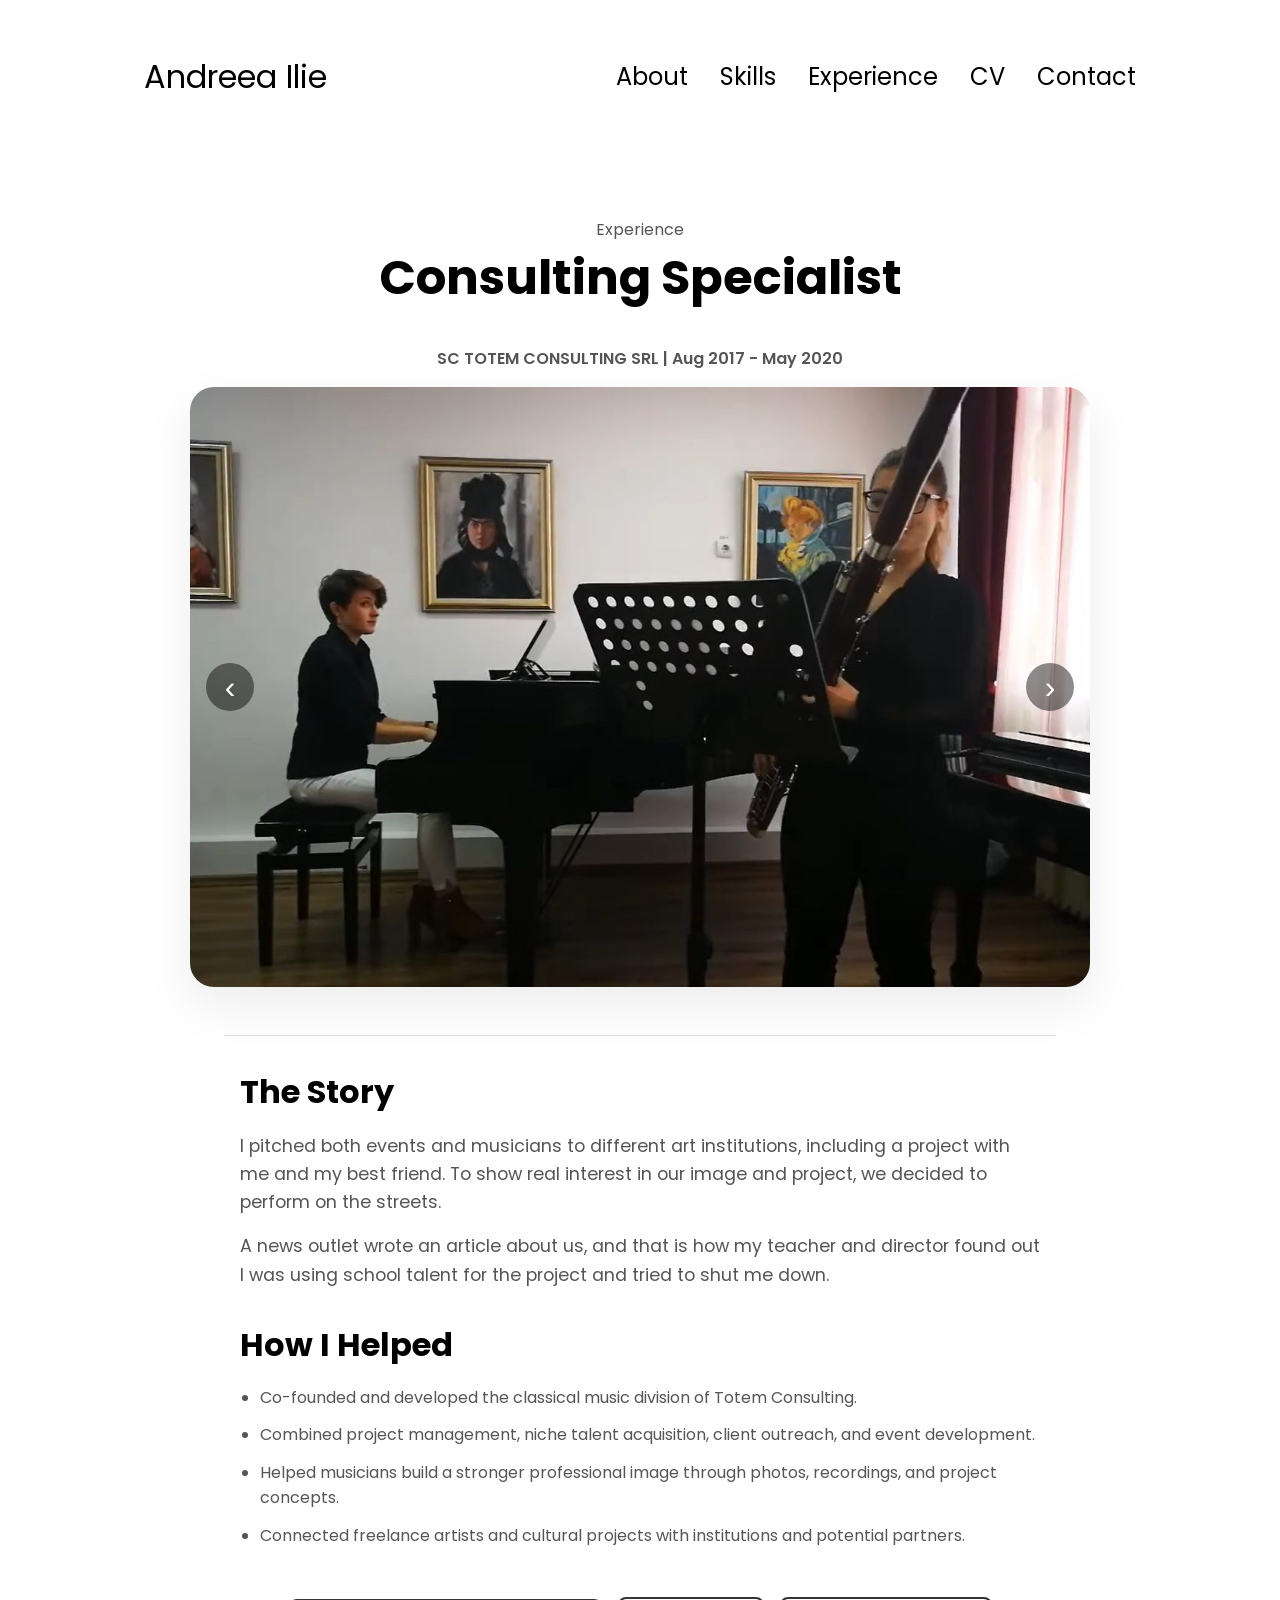
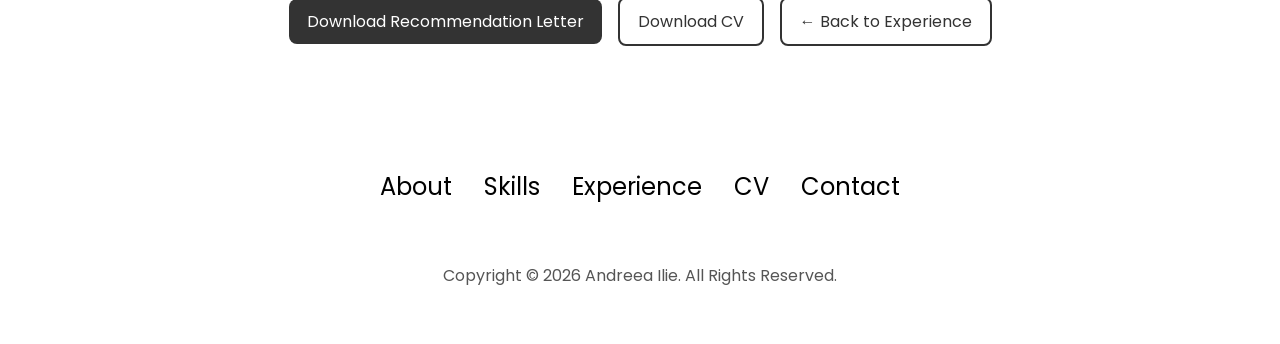
<file: experience-totem.html>
<!doctype html>
<html lang="en">
  <head>
    <meta charset="UTF-8" />
    <meta http-equiv="X-UA-Compatible" content="IE=edge" />
    <meta name="viewport" content="width=device-width, initial-scale=1.0" />
    <title>Totem Consulting Experience | Andreea Ilie</title>
    <link rel="stylesheet" href="style.css" />
    <link rel="stylesheet" href="mediaqueries.css" />
    <script src="script.js" defer></script>
  </head>
  <body>
    <nav id="desktop-nav">
      <div class="logo">Andreea Ilie</div>
      <div>
        <ul class="nav-links">
          <li><a href="index.html#about">About</a></li>
          <li><a href="index.html#skills">Skills</a></li>
          <li><a href="index.html#experience">Experience</a></li>
          <li><a href="assets/andreea-ilie-resume.pdf">CV</a></li>
          <li><a href="index.html#contact">Contact</a></li>
        </ul>
      </div>
    </nav>
    <nav id="hamburger-nav">
      <div class="logo">Andreea Ilie</div>
      <div class="hamburger-menu">
        <div class="hamburger-icon" onclick="toggleMenu()">
          <span></span>
          <span></span>
          <span></span>
        </div>
        <div class="menu-links">
          <li><a href="index.html#about" onclick="toggleMenu()">About</a></li>
          <li><a href="index.html#skills" onclick="toggleMenu()">Skills</a></li>
          <li><a href="index.html#experience" onclick="toggleMenu()">Experience</a></li>
          <li><a href="assets/andreea-ilie-resume.pdf" onclick="toggleMenu()">CV</a></li>
          <li><a href="index.html#contact" onclick="toggleMenu()">Contact</a></li>
        </div>
      </div>
    </nav>
    <section class="project-page">
      <p class="section__text__p1">Experience</p>
      <h1 class="title">Consulting Specialist</h1>
      <p class="role-meta">SC TOTEM CONSULTING SRL | Aug 2017 - May 2020</p>
      <div class="carousel" data-autoplay="true" data-interval="4500">
        <div class="carousel-track">
          <img class="carousel-slide" src="assets/experience/totem-1.jpg" alt="Totem Consulting media article screenshot" />
          <img class="carousel-slide" src="assets/experience/totem-2.jpg" alt="Totem Consulting project screenshot" />
        </div>
        <button class="carousel-btn prev" type="button" aria-label="Previous photo">&#8249;</button>
        <button class="carousel-btn next" type="button" aria-label="Next photo">&#8250;</button>
      </div>
      <div class="experience-description">
        <h2>The Story</h2>
        <p>
          I pitched both events and musicians to different art institutions,
          including a project with me and my best friend. To show real interest
          in our image and project, we decided to perform on the streets.
        </p>
        <p>
          A news outlet wrote an article about us, and that is how my teacher
          and director found out I was using school talent for the project and
          tried to shut me down.
        </p>
        <h2>How I Helped</h2>
        <ul>
          <li>Co-founded and developed the classical music division of Totem Consulting.</li>
          <li>Combined project management, niche talent acquisition, client outreach, and event development.</li>
          <li>Helped musicians build a stronger professional image through photos, recordings, and project concepts.</li>
          <li>Connected freelance artists and cultural projects with institutions and potential partners.</li>
        </ul>
      </div>
      <div class="button-row">
        <a href="assets/recommendations/totem-recommendation-letter.pdf" class="download-btn" download>Download Recommendation Letter</a>
        <a href="assets/andreea-ilie-resume.pdf" class="download-btn secondary-download" download>Download CV</a>
        <a href="index.html#experience" class="back-btn">&larr; Back to Experience</a>
      </div>
    </section>
    <footer>
      <nav>
        <div class="nav-links-container">
          <ul class="nav-links">
            <li><a href="index.html#about">About</a></li>
            <li><a href="index.html#skills">Skills</a></li>
            <li><a href="index.html#experience">Experience</a></li>
            <li><a href="assets/andreea-ilie-resume.pdf">CV</a></li>
            <li><a href="index.html#contact">Contact</a></li>
          </ul>
        </div>
      </nav>
      <p>Copyright &#169; 2026 Andreea Ilie. All Rights Reserved.</p>
    </footer>
  </body>
</html>
</file>
<file: style.css>
/* GENERAL */

@import url('https://fonts.googleapis.com/css2?family=Poppins:wght@300;400;500;600&display=swap');

* {
  margin: 0;
  padding: 0;
}

body {
  font-family: "Poppins", sans-serif;
  background: white;
  color: black;
}

html {
  scroll-behavior: smooth;
}

p {
  color: rgb(85, 85, 85);
}

/* TRANSITION */

a,
.btn {
  transition: all 300ms ease;
}

/* DESKTOP NAV */

nav,
.nav-links {
  display: flex;
}

nav {
  justify-content: space-around;
  align-items: center;
  height: 17vh;
}

.nav-links {
  gap: 2rem;
  list-style: none;
  font-size: 1.5rem;
}

a {
  color: black;
  text-decoration: none;
  text-decoration-color: white;
}

a:hover {
  color: grey;
  text-decoration: underline;
  text-underline-offset: 1rem;
  text-decoration-color: rgb(181, 181, 181);
}

.logo {
  font-size: 2rem;
}

.logo:hover {
  cursor: default;
}

/* HAMBURGER MENU */

#hamburger-nav {
  display: none;
}

.hamburger-menu {
  position: relative;
  display: inline-block;
}

.hamburger-icon {
  display: flex;
  flex-direction: column;
  justify-content: space-between;
  height: 24px;
  width: 30px;
  cursor: pointer;
}

.hamburger-icon span {
  width: 100%;
  height: 2px;
  background-color: black;
  transition: all 0.3 ease-in-out;
}

.menu-links {
  position: absolute;
  top: 100%;
  right: 0;
  background-color: white;
  width: fit-content;
  max-height: 0;
  overflow: hidden;
  transition: all 0.3 ease-in-out;
}

.menu-links a {
  display: block;
  padding: 10px;
  text-align: center;
  font-size: 1.5rem;
  color: black;
  text-decoration: none;
  transition: all 0.3 ease-in-out;
}

.menu-links li {
  list-style: none;
}

.menu-links.open {
  max-height: 300px;
}

.hamburger-icon.open span:first-child {
  transform: rotate(45deg) translate(10px, 5px);
}

.hamburger-icon.open span:nth-child(2) {
  opacity: 0;
}

.hamburger-icon.open span:last-child {
  transform: rotate(-45deg) translate(10px, -5px);
}

.hamburger-icon span:first-child {
  transform: none;
}

.hamburger-icon span:first-child {
  opacity: 1;
}

.hamburger-icon span:first-child {
  transform: none;
}

/* Section */

section {
  padding-top: 4vh;
  min-height: 96vh;
  margin: 0 10rem;
  box-sizing: border-box;
}

.section-container {
  display: flex;
}

/* PROFILE SECTION */

#profile {
  display: flex;
  justify-content: center;
  gap: 5rem;
  height: 80vh;
}

.section__pic-container {
  display: flex;
  height: 450px;
  width: 450px;
  margin: auto 0;
}

.section__text {
  align-self: center;
  text-align: center;
}

.section__text p {
  font-weight: 600;
}

.section__text__p1 {
  text-align: center;
}

.section__text__p2 {
  font-size: 1.75rem;
  margin-bottom: 1rem;
}

.title {
  font-size: 3rem;
  text-align: center;
}

#socials-container {
  display: flex;
  justify-content: center;
  margin-top: 1rem;
  gap: 1rem;
}

/* ICONS */

.icon {
    cursor: pointer;
    height: 2rem;
}

/* BUTTONS */

.btn-container {
  display: flex;
  justify-content: center;
  gap: 1rem;
}

.btn {
  font-weight: 600;
  transition: all 300ms ease;
  padding: 1rem;
  border-radius: 2rem;
}

.btn-color-1,
.btn-color-2,
.btn-color-3 {
  border: rgb(53, 53, 53) 0.1rem solid;
}


.btn-color-3 {
  align-content: center;
  width: 20rem;
}

.btn-color-1:hover,
.btn-color-2:hover,
.btn-color-3:hover {
  cursor: pointer;
}

.btn-color-1,
.btn-color-2:hover,
.btn-color-3:hover {
  background: rgb(53, 53, 53);
  color: white;
}

.btn-color-1:hover {
  background: rgb(0, 0, 0);
}

.btn-color-2, 
.btn-color-3 {
  background: none;
  color: black;
}

.btn-color-2 {
  border-color: rgb(53, 53, 53);
}

.btn-color-3:hover {
  border-color: rgb(255, 255, 255);
}

.btn-container {
  gap: 1rem;
}

/* ABOUT SECTION */

#about {
  position: relative;
}

.about-containers {
  gap: 2rem;
  margin-bottom: 2rem;
  margin-top: 2rem;
}

.about-details-container {
  justify-content: center;
  flex-direction: column;
}

.about-containers,
.about-details-container {
  display: flex;
}

.about-pic {
  border-radius: 2rem;
}

.arrow {
  position: absolute;
  right: -5rem;
  bottom: 2.5rem;
}

.details-container {
  padding: 1.5rem;
  flex: 1;
  background: white;
  border-radius: 2rem;
  border: rgb(53, 53, 53) 0.1rem solid;
  border-color: rgb(163, 163, 163);
  text-align: center;
}

.section-container {
  gap: 4rem;
  height: 80%;
}

.section__pic-container {
  height: 400px;
  width: 400px;
  margin: auto 0;
}

/* SKILLS SECTION */

#skills {
    position: relative;
}

.section_text_p1 {
    text-align: center;
}

.experience-sub-title {
    color: rgb(85, 85, 85);
    font-weight: 600;
    font-size: 1.75rem;
    margin-bottom: 2rem;
}

.article-container {
  display: grid;
  text-align: initial;
  grid-template-columns: repeat(3, minmax(0, 1fr));
  gap: 1.5rem;
}

article {
  display: flex;
  align-items: flex-start;
  justify-content: flex-start;
  gap: 0.5rem;
}

article .icon {
  cursor: default;
}

/* EXPERIENCE SECTION */

#experience {
  position: relative;
}

.skill-grid,
.experience-grid {
  display: grid;
  gap: 2rem;
  margin-top: 2rem;
}

.skill-grid {
  grid-template-columns: repeat(2, minmax(0, 1fr));
}

.experience-grid {
  grid-template-columns: repeat(2, minmax(0, 1fr));
}

.role-card {
  display: grid;
  width: auto;
  grid-template-areas:
    "date date"
    "logo title"
    "logo company"
    "logo body"
    "logo tags"
    "button button";
  grid-template-columns: 92px minmax(0, 1fr);
  grid-template-rows: auto auto auto 1fr auto auto;
  gap: 0.85rem 1.75rem;
  align-items: start;
  min-height: 330px;
  text-align: left;
}

.role-card h2 {
  color: black;
  font-size: 1.3rem;
  grid-area: title;
  line-height: 1.3;
}

.role-card h3 {
  color: rgb(85, 85, 85);
  font-size: 1rem;
  grid-area: company;
}

.role-card p {
  line-height: 1.55;
}

.role-card > p:not(.role-date) {
  grid-area: body;
}

.role-logo-wrap {
  align-items: center;
  align-self: start;
  aspect-ratio: 1 / 1;
  background: rgb(250, 250, 250);
  border: rgb(220, 220, 220) 0.1rem solid;
  border-radius: 1rem;
  display: flex;
  grid-area: logo;
  justify-content: center;
  margin-bottom: 0.25rem;
  padding: 0.55rem;
  width: 100%;
}

.role-logo {
  border-radius: 0.6rem;
  display: block;
  height: 100%;
  max-height: 100%;
  max-width: 100%;
  object-fit: contain;
  width: 100%;
}

.role-logo-text {
  color: rgb(53, 53, 53);
  font-size: 1rem;
  font-weight: 600;
  letter-spacing: 0.08em;
}

.role-date {
  color: black;
  font-size: 0.9rem;
  font-weight: 600;
  grid-area: date;
}

.tag-list {
  display: flex;
  flex-wrap: wrap;
  grid-area: tags;
  gap: 0.5rem;
}

.role-card .project-btn {
  align-self: end;
  grid-area: button;
  margin-top: 0.5rem;
  width: 100%;
}

.tag-list span {
  border: rgb(163, 163, 163) 0.1rem solid;
  border-radius: 2rem;
  color: rgb(85, 85, 85);
  font-size: 0.8rem;
  padding: 0.35rem 0.7rem;
}

.color-container {
  border-color: rgb(163, 163, 163);
  background: rgb(250, 250, 250);
}

.project-img {
  border-radius: 2rem;
  width: 90%;
  height: 90%;
}

.project-title {
  margin: 1rem;
  color: black;
}

.project-btn {
  color: black;
  border-color: rgb(163, 163, 163);
}

/* CONTACT */

#contact {
  display: flex;
  justify-content: center;
  flex-direction: column;
  height: 70vh;
}

.contact-info-upper-container {
  display: flex;
  justify-content: center;
  border-radius: 2rem;
  border: rgb(53, 53, 53) 0.1rem solid;
  border-color: rgb(163, 163, 163);
  background: (250, 250, 250);
  margin: 2rem auto;
  padding: 0.5rem;
}

.contact-info-container {
  display: flex;
  align-items: center;
  justify-content: center;
  gap: 0.5rem;
  margin: 1rem;
}

.contact-info-container p {
  font-size: larger;
}

.contact-icon {
  cursor: default;
}

.email-icon {
  height: 2.5rem;
}

/* FOOTER SECTION */

footer {
  height: 26vh;
  margin: 0 1rem;
}

footer p {
  text-align: center;
}

/* GOODNEWS AND CVA SECTION */

.project-page {
  width: min(1100px, 90%);
  margin: 0 auto;
  padding: 4rem 0;
}

.project-page h1 {
  text-align: center;
  margin-bottom: 2rem;
}

.carousel {
  position: relative;
  width: 100%;
  max-width: 900px;
  margin: 0 auto;
  overflow: hidden;
  border-radius: 1.5rem;
  background: #f5f5f5;
  box-shadow: 0 18px 50px rgba(0, 0, 0, 0.08);
}

.carousel-track {
  display: flex;
  transition: transform 0.5s ease-in-out;
  width: 100%;
}

.carousel-slide {
  width: 100%;
  flex: 0 0 100%;
  display: block;
  object-fit: cover;
  object-position: center;
  aspect-ratio: 5 / 4;
  max-height: 600px;
}

.carousel-btn {
  position: absolute;
  top: 50%;
  transform: translateY(-50%);
  z-index: 10;
  border: none;
  background: rgba(0, 0, 0, 0.45);
  color: white;
  font-size: 2rem;
  width: 3rem;
  height: 3rem;
  border-radius: 50%;
  cursor: pointer;
  display: grid;
  place-items: center;
  transition: background 0.2s ease;
}

.carousel-btn:hover {
  background: rgba(0, 0, 0, 0.7);
}

.carousel-btn.prev {
  left: 1rem;
}

.carousel-btn.next {
  right: 1rem;
}

.carousel.single-slide .carousel-btn {
  display: none;
}

.experience-description {
  max-width: 800px;
  margin: 3rem auto;
  padding: 0 1rem;
  text-align: left;
  border-top: 1px solid #ddd;
  padding-top: 2rem;
}

.experience-description h2:not(:first-child) {
  margin-top: 2rem;
}

.experience-description h2 {
  font-size: 2rem;
  margin-bottom: 1rem;
}

.experience-description ul {
  color: #555;
  line-height: 1.6;
  margin-left: 1.25rem;
}

.experience-description li {
  margin-bottom: 0.75rem;
}

.role-meta {
  color: rgb(85, 85, 85);
  font-weight: 600;
  margin-bottom: 1rem;
  text-align: center;
}

.experience-description p {
  font-size: 1.1rem;
  line-height: 1.6;
  color: #555;
  margin-bottom: 1rem;
}

.button-row {
  align-items: center;
  display: flex;
  flex-wrap: wrap;
  gap: 1rem;
  justify-content: center;
  margin-top: 2rem;
}

.download-btn {
  display: inline-flex;
  align-items: center;
  justify-content: center;
  padding: 10px 18px;
  background-color: #333;
  color: #fff;
  text-decoration: none;
  border-radius: 8px;

  transition: 0.3s ease;
}

.download-btn:hover {
  background-color: #555;
  color: white;
  text-decoration: none;
}

.secondary-download {
  background: white;
  border: 2px solid #333;
  color: #333;
}

.back-btn {
  display: inline-flex;
  align-items: center;
  justify-content: center;
  padding: 10px 18px;
  background-color: transparent;
  border: 2px solid #333;
  color: #333;
  text-decoration: none;
  border-radius: 8px;

  transition: 0.3s ease;
}

.back-btn:hover {
  background-color: #333;
  color: #fff;
  text-decoration: none;
}
</file>
<file: mediaqueries.css>
@media screen and (max-width: 1400px) {
  #profile {
    height: 83vh;
    margin-bottom: 6rem;
  }
  .about-containers {
    flex-wrap: wrap;
  }
  #contact,
  #experience {
    height: fit-content;
  }
}

@media screen and (max-width: 1200px) {
  #desktop-nav {
    display: none;
  }
  #hamburger-nav {
    display: flex;
  }
  #experience,
  .experience-details-container {
    margin-top: 2rem;
  }
  #profile,
  .section-container {
    display: block;
  }
  .arrow {
    display: none;
  }
  section,
  .section-container {
    height: fit-content;
  }
  section {
    margin: 0 5%;
  }
  .section__pic-container {
    width: 275px;
    height: 275px;
    margin: 0 auto 2rem;
  }
  .about-containers {
    margin-top: 0;
  }
  .skill-grid,
  .experience-grid {
    grid-template-columns: repeat(2, minmax(0, 1fr));
  }
  .role-card {
    grid-template-columns: 84px minmax(0, 1fr);
    min-height: 350px;
  }
}

@media screen and (max-width: 900px) {
  .experience-grid {
    grid-template-columns: 1fr;
  }
  .role-card {
    grid-template-columns: 90px minmax(0, 1fr);
    min-height: 300px;
  }
}

@media screen and (max-width: 600px) {
  #contact,
  footer {
    height: 40vh;
  }
  #profile {
    height: 83vh;
    margin-bottom: 0;
  }
  article {
    font-size: 1rem;
    width: 100%;
  }
  footer nav {
    height: fit-content;
    margin-bottom: 2rem;
  }
  .about-containers,
  .contact-info-upper-container,
  .btn-container {
    flex-wrap: wrap;
  }
  .contact-info-container {
    margin: 0;
  }
  .contact-info-container p,
  .nav-links li a {
    font-size: 1rem;
  }
  .experience-sub-title {
    font-size: 1.25rem;
  }
  .logo {
    font-size: 1.5rem;
  }
  .nav-links {
    flex-direction: column;
    gap: 0.5rem;
    text-align: center;
  }
  .section__pic-container {
    width: auto;
    height: 46vw;
    justify-content: center;
  }
  .section__text__p2 {
    font-size: 1.25rem;
  }
  .title {
    font-size: 2rem;
  }
  .text-container {
    text-align: justify;
  }
  .skill-grid,
  .experience-grid {
    grid-template-columns: 1fr;
  }
  .role-card {
    grid-template-areas:
      "date"
      "logo"
      "title"
      "company"
      "body"
      "tags"
      "button";
    grid-template-columns: 1fr;
    text-align: left;
  }
  .role-logo-wrap {
    max-width: 92px;
  }
  .article-container {
    grid-template-columns: 1fr;
  }
}
@media (max-width: 600px) {
  .button-row {
    display: flex;
    flex-direction: column;
    align-items: center;
    gap: 1rem;
  }

  .back-btn {
    position: static;
  }
}
</file>
